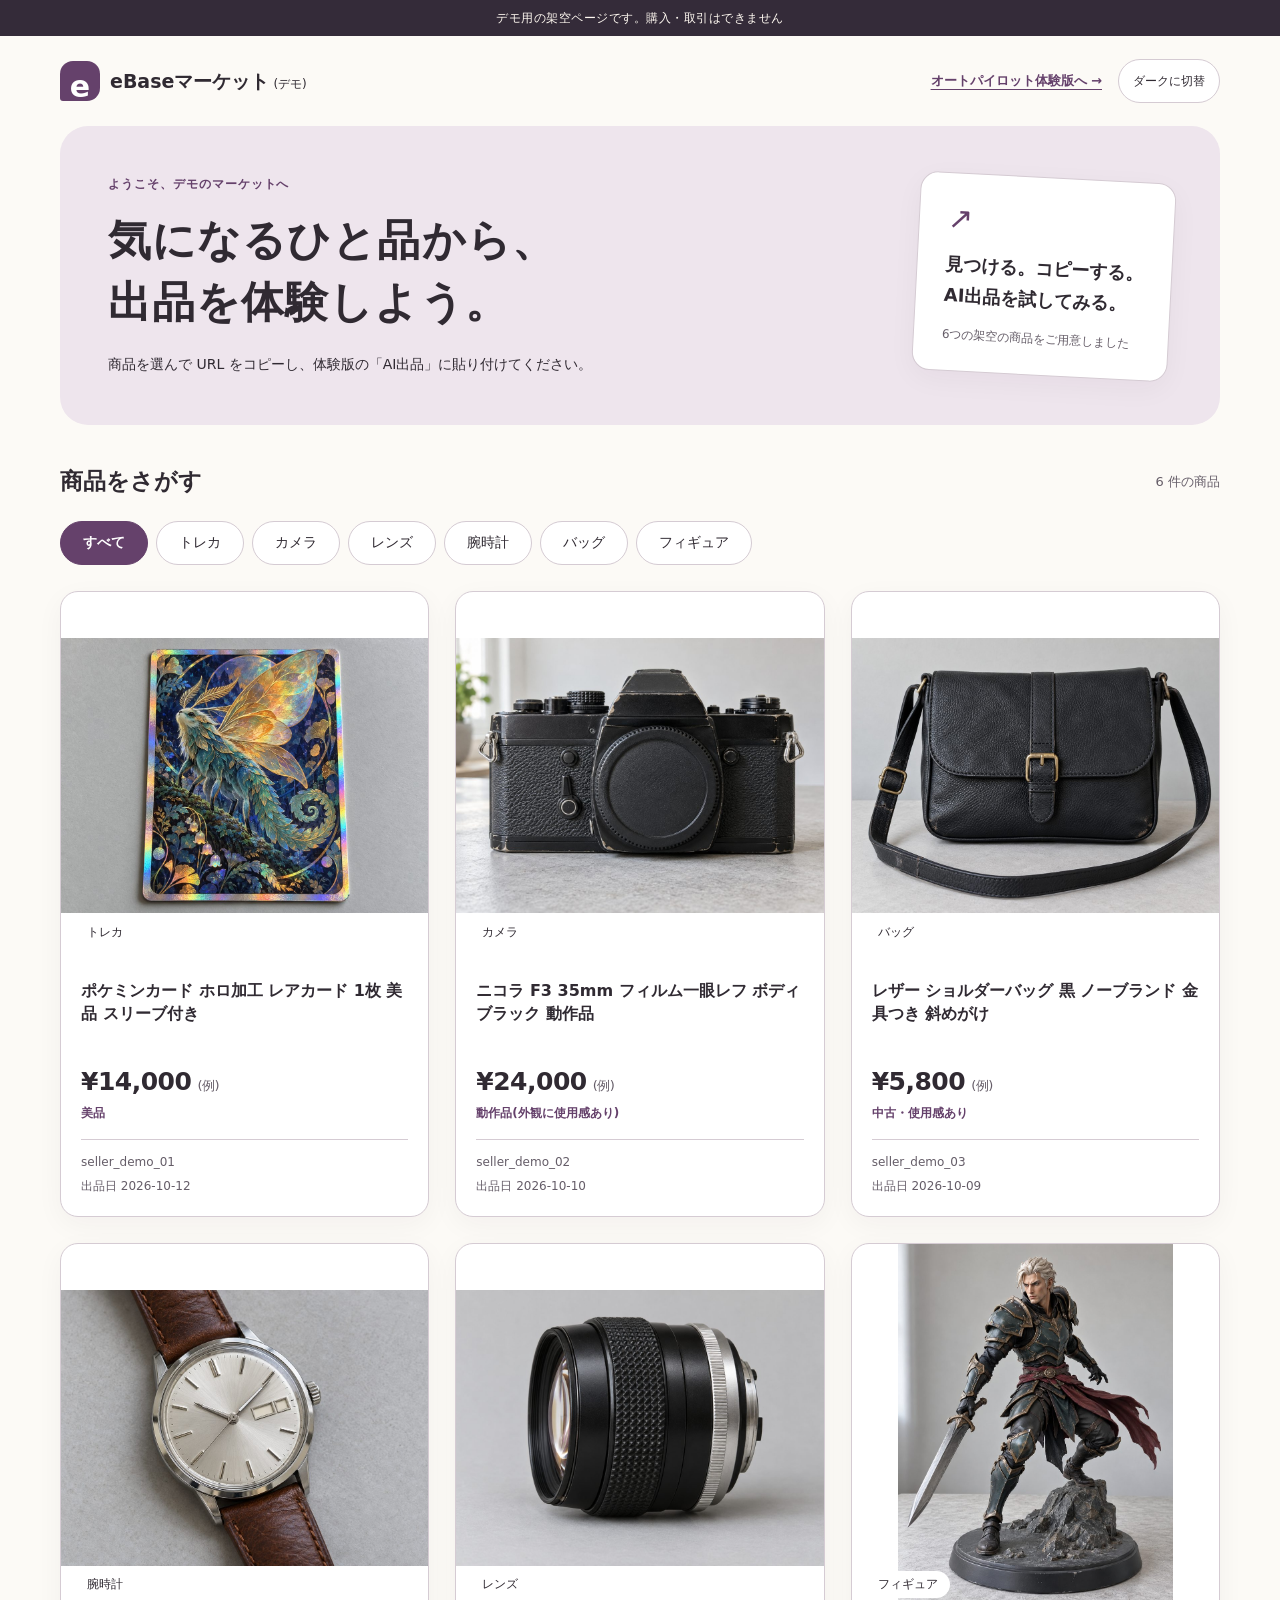
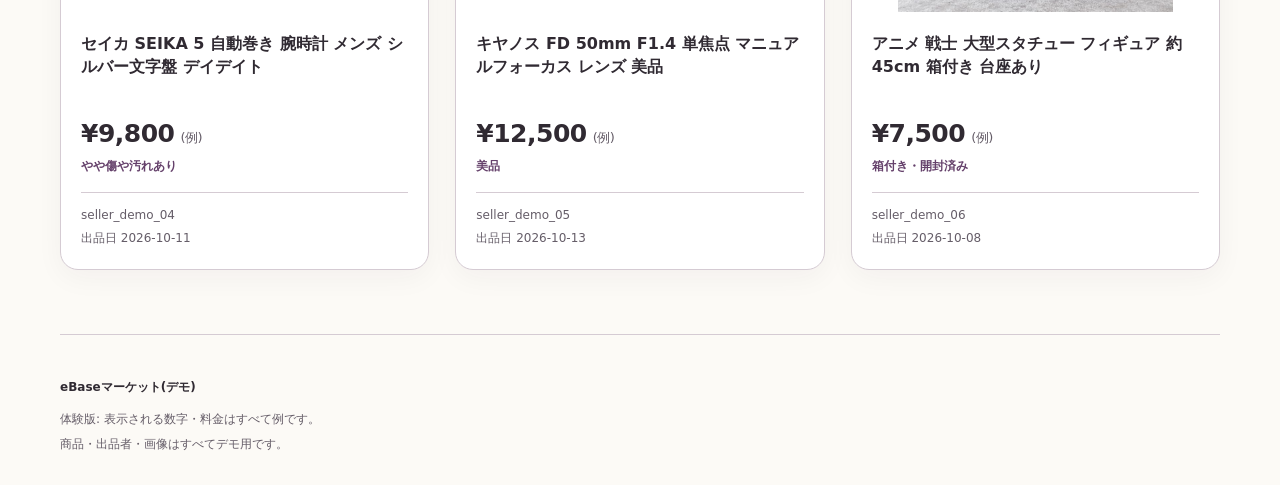
<file: index.html>
<!doctype html>
<html lang="ja">
<head>
<meta charset="utf-8">
<meta name="viewport" content="width=device-width, initial-scale=1">
<meta name="robots" content="noindex,nofollow">
<meta name="description" content="eBaseマーケットの架空の商品ページです。購入・取引はできません。">
<title>商品一覧 | eBaseマーケット(デモ)</title>
<link rel="stylesheet" href="assets/css/market.css">
<script src="assets/js/config.js" defer></script>
<script src="assets/js/market.js" defer></script>
</head>
<body>
<a class="skip-link" href="#main">本文へスキップ</a>
<div class="demo-banner">デモ用の架空ページです。購入・取引はできません</div>
<header class="site-header wrap">
<a class="wordmark" href="index.html"><span class="brand-symbol" aria-hidden="true">e</span><span>eBaseマーケット<span class="demo-label">(デモ)</span></span></a>
<div class="header-actions"><a class="app-link" data-app-link target="_blank" rel="noopener noreferrer">オートパイロット体験版へ →<span class="sr-only">（新しいタブ）</span></a><button class="theme-toggle" type="button" data-theme-toggle aria-label="ダークテーマに切り替え" aria-pressed="false">ダークに切替</button></div>
</header>
<main id="main" class="wrap">
<section class="hero"><div><p class="eyebrow">ようこそ、デモのマーケットへ</p><h1>気になるひと品から、<br>出品を体験しよう。</h1><p class="hero-intro">商品を選んで URL をコピーし、体験版の「AI出品」に貼り付けてください。</p></div><div class="hero-note"><span class="note-icon" aria-hidden="true">↗</span><p>見つける。コピーする。<br>AI出品を試してみる。</p><span>6つの架空の商品をご用意しました</span></div></section>
<section class="catalog" aria-labelledby="catalog-heading"><div class="section-heading"><h2 id="catalog-heading">商品をさがす</h2><p data-result-count role="status" aria-live="polite">6 件の商品</p></div><div class="filter-chips" role="group" aria-label="カテゴリで絞り込み"><button type="button" class="chip" data-filter="all" aria-pressed="true">すべて</button><button type="button" class="chip" data-filter="trading-card" aria-pressed="false">トレカ</button><button type="button" class="chip" data-filter="camera" aria-pressed="false">カメラ</button><button type="button" class="chip" data-filter="lens" aria-pressed="false">レンズ</button><button type="button" class="chip" data-filter="watch" aria-pressed="false">腕時計</button><button type="button" class="chip" data-filter="bag" aria-pressed="false">バッグ</button><button type="button" class="chip" data-filter="figure" aria-pressed="false">フィギュア</button></div><div class="product-grid"><article class="product-card" data-category="trading-card"><a class="card-link" href="items/holo-card.html"><div class="card-image"><img src="assets/img/holo-card-1.jpg" alt="ポケミンカード ホロ加工 レアカード 1枚 美品 スリーブ付き — 全体(表面)" width="1100" height="825" fetchpriority="high"><span class="category-label">トレカ</span></div><div class="card-content"><h2>ポケミンカード ホロ加工 レアカード 1枚 美品 スリーブ付き</h2><p class="card-price">¥14,000<span>(例)</span></p><p class="condition">美品</p><div class="card-meta"><span>seller_demo_01</span><span>出品日 <time datetime="2026-10-12">2026-10-12</time></span></div></div></a></article>
<article class="product-card" data-category="camera"><a class="card-link" href="items/film-camera.html"><div class="card-image"><img src="assets/img/film-camera-1.jpg" alt="ニコラ F3 35mm フィルム一眼レフ ボディ ブラック 動作品 — 全体(前面)" width="1100" height="825" loading="lazy"><span class="category-label">カメラ</span></div><div class="card-content"><h2>ニコラ F3 35mm フィルム一眼レフ ボディ ブラック 動作品</h2><p class="card-price">¥24,000<span>(例)</span></p><p class="condition">動作品(外観に使用感あり)</p><div class="card-meta"><span>seller_demo_02</span><span>出品日 <time datetime="2026-10-10">2026-10-10</time></span></div></div></a></article>
<article class="product-card" data-category="bag"><a class="card-link" href="items/shoulder-bag.html"><div class="card-image"><img src="assets/img/shoulder-bag-1.jpg" alt="レザー ショルダーバッグ 黒 ノーブランド 金具つき 斜めがけ — 全体(前面)" width="1100" height="825" loading="lazy"><span class="category-label">バッグ</span></div><div class="card-content"><h2>レザー ショルダーバッグ 黒 ノーブランド 金具つき 斜めがけ</h2><p class="card-price">¥5,800<span>(例)</span></p><p class="condition">中古・使用感あり</p><div class="card-meta"><span>seller_demo_03</span><span>出品日 <time datetime="2026-10-09">2026-10-09</time></span></div></div></a></article>
<article class="product-card" data-category="watch"><a class="card-link" href="items/wrist-watch.html"><div class="card-image"><img src="assets/img/wrist-watch-1.jpg" alt="セイカ SEIKA 5 自動巻き 腕時計 メンズ シルバー文字盤 デイデイト — 文字盤(全体)" width="1100" height="825" loading="lazy"><span class="category-label">腕時計</span></div><div class="card-content"><h2>セイカ SEIKA 5 自動巻き 腕時計 メンズ シルバー文字盤 デイデイト</h2><p class="card-price">¥9,800<span>(例)</span></p><p class="condition">やや傷や汚れあり</p><div class="card-meta"><span>seller_demo_04</span><span>出品日 <time datetime="2026-10-11">2026-10-11</time></span></div></div></a></article>
<article class="product-card" data-category="lens"><a class="card-link" href="items/fd-lens.html"><div class="card-image"><img src="assets/img/fd-lens-1.jpg" alt="キヤノス FD 50mm F1.4 単焦点 マニュアルフォーカス レンズ 美品 — 全体(側面)" width="1100" height="825" loading="lazy"><span class="category-label">レンズ</span></div><div class="card-content"><h2>キヤノス FD 50mm F1.4 単焦点 マニュアルフォーカス レンズ 美品</h2><p class="card-price">¥12,500<span>(例)</span></p><p class="condition">美品</p><div class="card-meta"><span>seller_demo_05</span><span>出品日 <time datetime="2026-10-13">2026-10-13</time></span></div></div></a></article>
<article class="product-card" data-category="figure"><a class="card-link" href="items/figure-large.html"><div class="card-image"><img src="assets/img/figure-large-1.jpg" alt="アニメ 戦士 大型スタチュー フィギュア 約45cm 箱付き 台座あり — 全体(正面)" width="825" height="1100" loading="lazy"><span class="category-label">フィギュア</span></div><div class="card-content"><h2>アニメ 戦士 大型スタチュー フィギュア 約45cm 箱付き 台座あり</h2><p class="card-price">¥7,500<span>(例)</span></p><p class="condition">箱付き・開封済み</p><div class="card-meta"><span>seller_demo_06</span><span>出品日 <time datetime="2026-10-08">2026-10-08</time></span></div></div></a></article></div></section>
</main>
<footer class="site-footer wrap"><a class="footer-brand" href="index.html">eBaseマーケット(デモ)</a><p>体験版: 表示される数字・料金はすべて例です。</p><p class="small">商品・出品者・画像はすべてデモ用です。</p></footer>
<div class="toast" role="status" aria-live="polite" aria-atomic="true" data-toast></div>
</body>
</html>
</file>
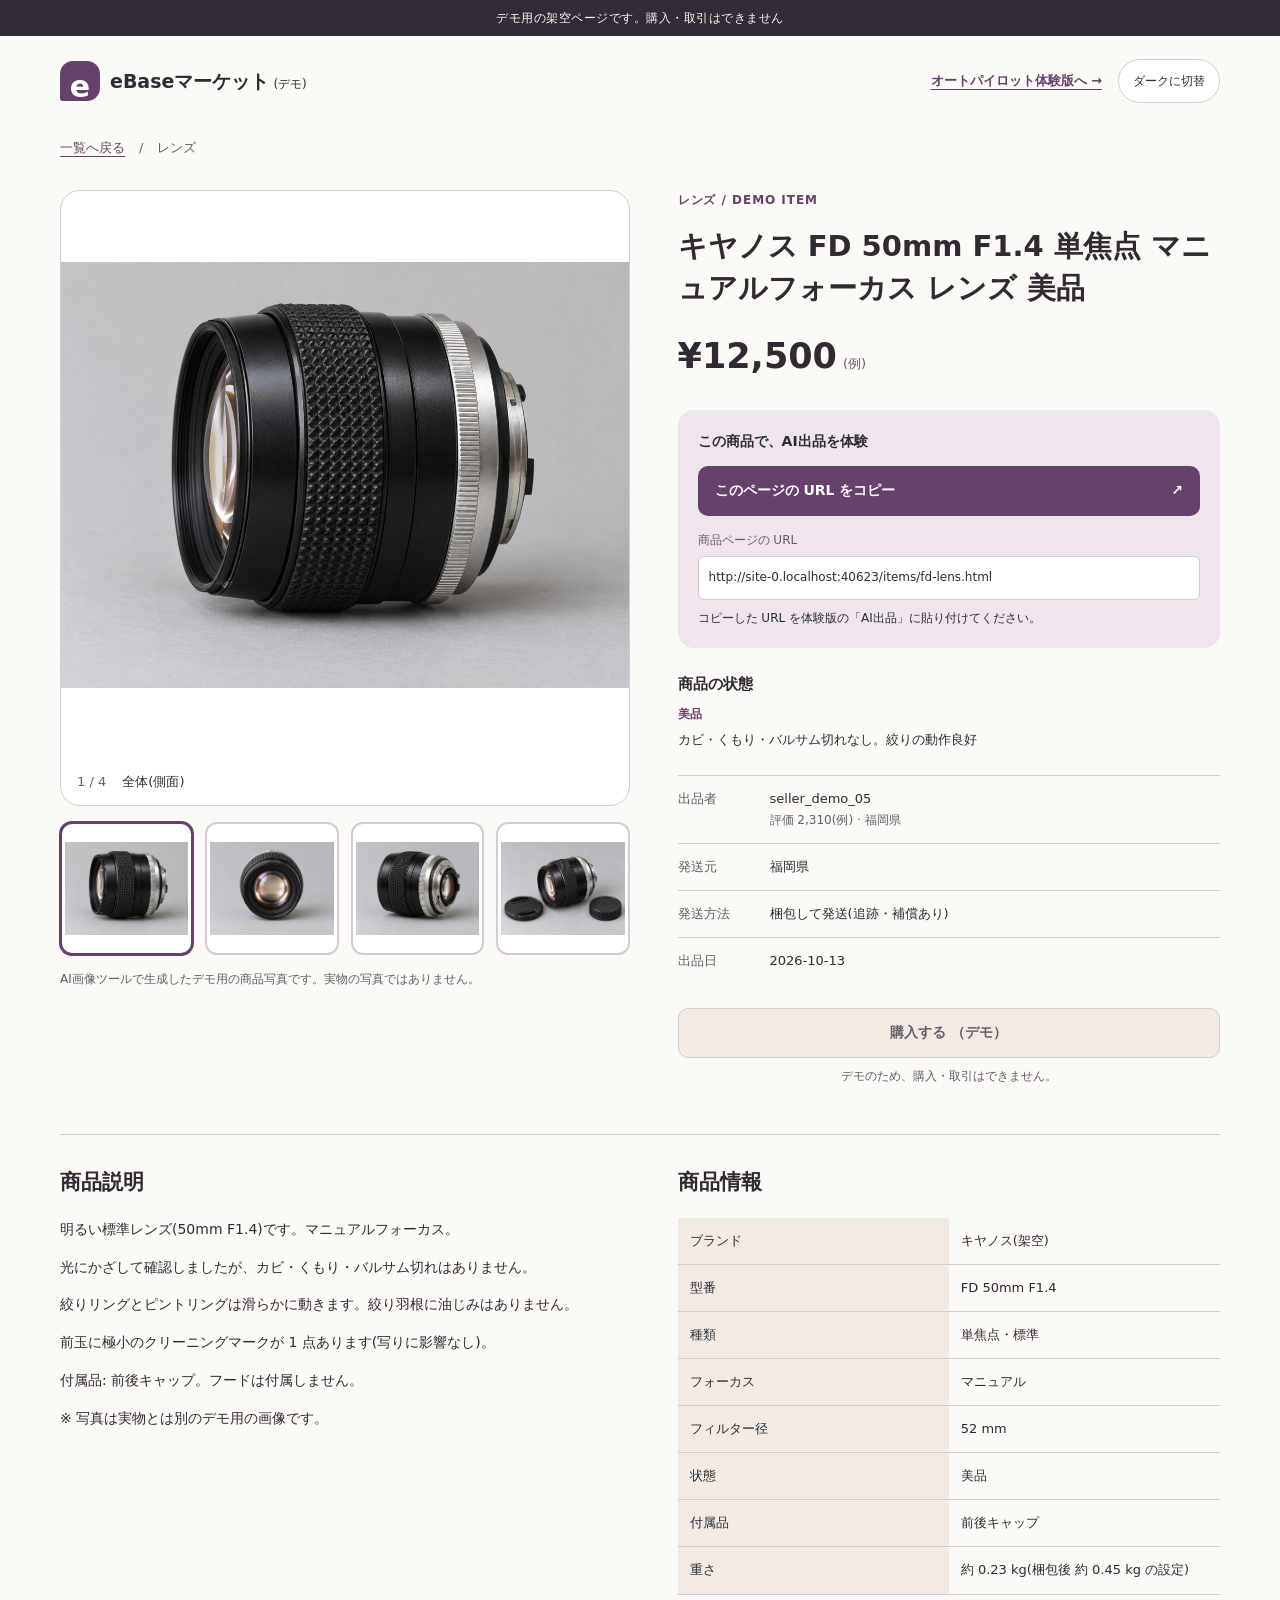
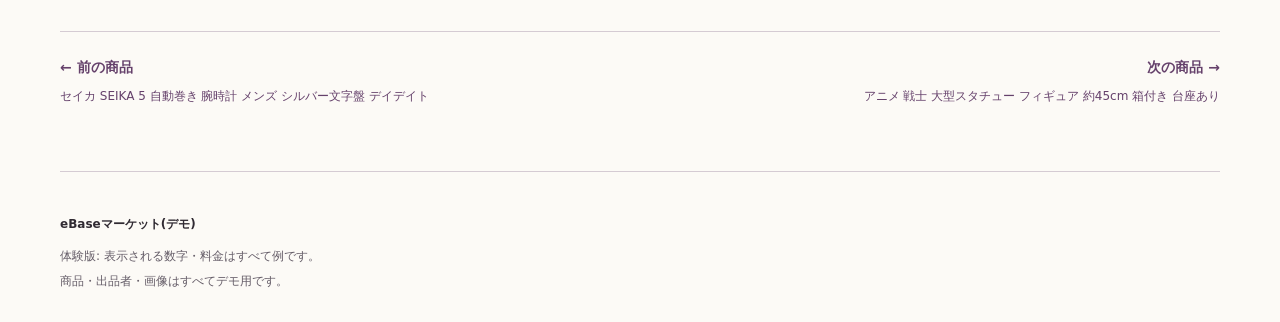
<file: items/fd-lens.html>
<!doctype html>
<html lang="ja">
<head>
<meta charset="utf-8">
<meta name="viewport" content="width=device-width, initial-scale=1">
<meta name="robots" content="noindex,nofollow">
<meta name="description" content="eBaseマーケットの架空の商品ページです。購入・取引はできません。">
<title>キヤノス FD 50mm F1.4 単焦点 マニュアルフォーカス レンズ 美品 | eBaseマーケット(デモ)</title>
<link rel="stylesheet" href="../assets/css/market.css">
<script src="../assets/js/config.js" defer></script>
<script src="../assets/js/market.js" defer></script>
</head>
<body>
<a class="skip-link" href="#main">本文へスキップ</a>
<div class="demo-banner">デモ用の架空ページです。購入・取引はできません</div>
<header class="site-header wrap">
<a class="wordmark" href="../index.html"><span class="brand-symbol" aria-hidden="true">e</span><span>eBaseマーケット<span class="demo-label">(デモ)</span></span></a>
<div class="header-actions"><a class="app-link" data-app-link target="_blank" rel="noopener noreferrer">オートパイロット体験版へ →<span class="sr-only">（新しいタブ）</span></a><button class="theme-toggle" type="button" data-theme-toggle aria-label="ダークテーマに切り替え" aria-pressed="false">ダークに切替</button></div>
</header>
<main id="main" class="wrap item-main">
<nav class="breadcrumbs" aria-label="パンくず"><a href="../index.html">一覧へ戻る</a><span aria-hidden="true">/</span><span>レンズ</span></nav>
<div class="item-layout">
<section class="gallery" aria-label="商品画像" data-gallery><figure class="main-photo"><img data-main-image src="../assets/img/fd-lens-1.jpg" alt="全体(側面)" width="1100" height="825" fetchpriority="high"><figcaption data-caption aria-live="polite" aria-atomic="true"><span>1 / 4</span> 全体(側面)</figcaption></figure><div class="thumbnails" role="group" aria-label="写真を選択"><button type="button" data-image="../assets/img/fd-lens-1.jpg" data-caption-text="全体(側面)" aria-label="写真 1: 全体(側面)" aria-pressed="true"><img src="../assets/img/fd-lens-1.jpg" alt="全体(側面)" width="1100" height="825" loading="lazy"></button><button type="button" data-image="../assets/img/fd-lens-2.jpg" data-caption-text="前玉" aria-label="写真 2: 前玉" aria-pressed="false"><img src="../assets/img/fd-lens-2.jpg" alt="前玉" width="1100" height="825" loading="lazy"></button><button type="button" data-image="../assets/img/fd-lens-3.jpg" data-caption-text="後玉とマウント部" aria-label="写真 3: 後玉とマウント部" aria-pressed="false"><img src="../assets/img/fd-lens-3.jpg" alt="後玉とマウント部" width="1100" height="825" loading="lazy"></button><button type="button" data-image="../assets/img/fd-lens-4.jpg" data-caption-text="キャップ類" aria-label="写真 4: キャップ類" aria-pressed="false"><img src="../assets/img/fd-lens-4.jpg" alt="キャップ類" width="1100" height="825" loading="lazy"></button></div><p class="image-note">AI画像ツールで生成したデモ用の商品写真です。実物の写真ではありません。</p></section>
<section class="item-detail" aria-labelledby="item-title"><div class="item-summary"><p class="eyebrow">レンズ <span aria-hidden="true">/</span> DEMO ITEM</p><h1 id="item-title">キヤノス FD 50mm F1.4 単焦点 マニュアルフォーカス レンズ 美品</h1><p class="item-price">¥12,500<span>(例)</span></p>
<div class="copy-panel"><p class="copy-heading">この商品で、AI出品を体験</p><button type="button" class="button primary" data-copy>このページの URL をコピー <span aria-hidden="true">↗</span></button><label for="page-url">商品ページの URL</label><input id="page-url" data-page-url type="text" readonly spellcheck="false" aria-describedby="copy-help"><p id="copy-help" data-copy-help>コピーした URL を体験版の「AI出品」に貼り付けてください。</p><noscript><p>URL の表示・コピーには JavaScript が必要です。ブラウザのアドレス欄からコピーできます。</p></noscript></div>
</div><div class="item-facts"><div class="condition-block"><h2>商品の状態</h2><p class="condition">美品</p><p>カビ・くもり・バルサム切れなし。絞りの動作良好</p></div>
<dl class="seller-details"><div><dt>出品者</dt><dd>seller_demo_05<span>評価 2,310(例) · 福岡県</span></dd></div><div><dt>発送元</dt><dd>福岡県</dd></div><div><dt>発送方法</dt><dd>梱包して発送(追跡・補償あり)</dd></div><div><dt>出品日</dt><dd><time datetime="2026-10-13">2026-10-13</time></dd></div></dl>
<button class="button purchase" type="button" aria-disabled="true" data-purchase>購入する <span>（デモ）</span></button><p class="purchase-note">デモのため、購入・取引はできません。</p>
</div></section></div>
<div class="item-information"><section aria-labelledby="description-title"><h2 id="description-title">商品説明</h2><p>明るい標準レンズ(50mm F1.4)です。マニュアルフォーカス。</p><p>光にかざして確認しましたが、カビ・くもり・バルサム切れはありません。</p><p>絞りリングとピントリングは滑らかに動きます。絞り羽根に油じみはありません。</p><p>前玉に極小のクリーニングマークが 1 点あります(写りに影響なし)。</p><p>付属品: 前後キャップ。フードは付属しません。</p><p>※ 写真は実物とは別のデモ用の画像です。</p></section><section aria-labelledby="specs-title"><h2 id="specs-title">商品情報</h2><table><caption class="sr-only">キヤノス FD 50mm F1.4 単焦点 マニュアルフォーカス レンズ 美品の商品情報</caption><tbody><tr><th scope="row">ブランド</th><td>キヤノス(架空)</td></tr><tr><th scope="row">型番</th><td>FD 50mm F1.4</td></tr><tr><th scope="row">種類</th><td>単焦点・標準</td></tr><tr><th scope="row">フォーカス</th><td>マニュアル</td></tr><tr><th scope="row">フィルター径</th><td>52 mm</td></tr><tr><th scope="row">状態</th><td>美品</td></tr><tr><th scope="row">付属品</th><td>前後キャップ</td></tr><tr><th scope="row">重さ</th><td>約 0.23 kg(梱包後 約 0.45 kg の設定)</td></tr></tbody></table></section></div>
<nav class="item-navigation" aria-label="前後の商品"><a href="wrist-watch.html"><span>← 前の商品</span>セイカ SEIKA 5 自動巻き 腕時計 メンズ シルバー文字盤 デイデイト</a><a href="figure-large.html"><span>次の商品 →</span>アニメ 戦士 大型スタチュー フィギュア 約45cm 箱付き 台座あり</a></nav>
</main>
<footer class="site-footer wrap"><a class="footer-brand" href="../index.html">eBaseマーケット(デモ)</a><p>体験版: 表示される数字・料金はすべて例です。</p><p class="small">商品・出品者・画像はすべてデモ用です。</p></footer>
<div class="toast" role="status" aria-live="polite" aria-atomic="true" data-toast></div>
</body>
</html>
</file>
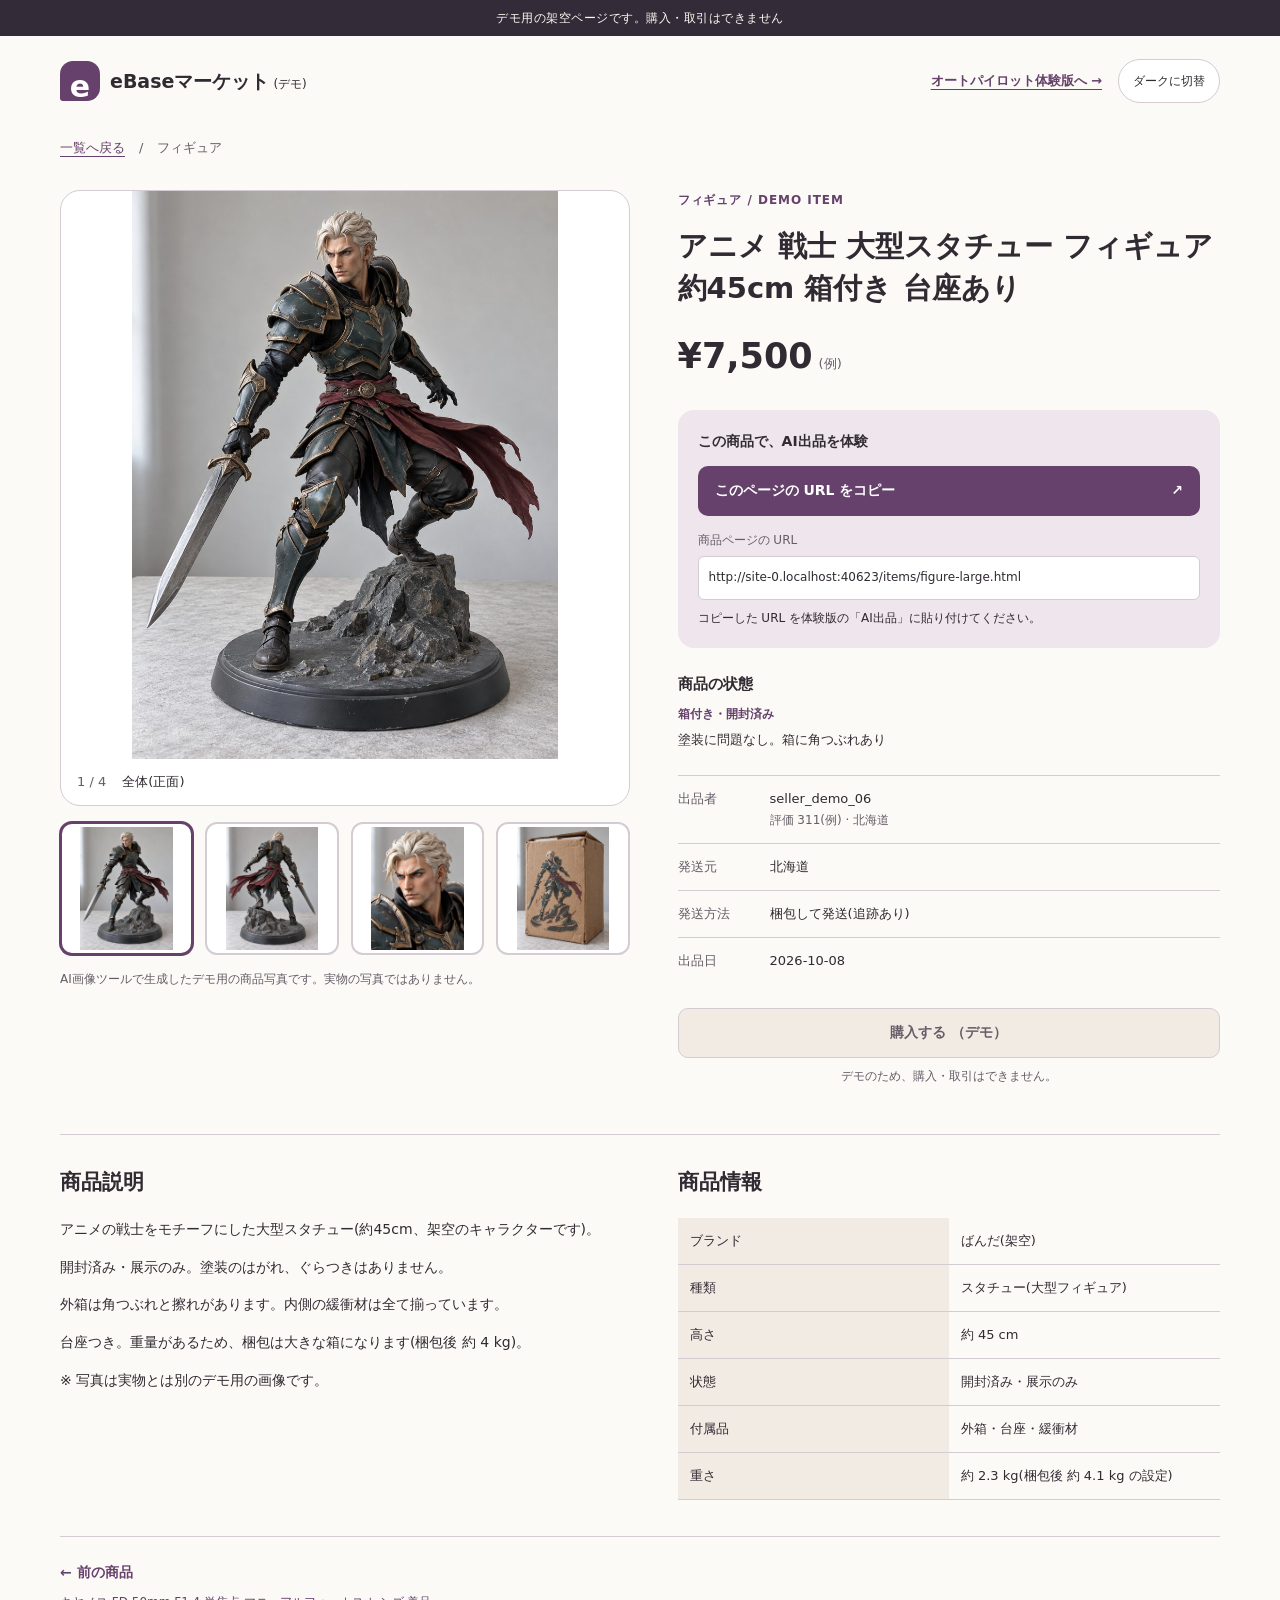
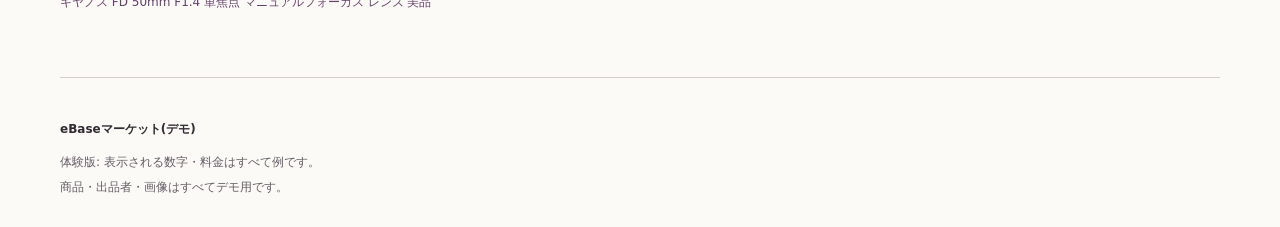
<file: items/figure-large.html>
<!doctype html>
<html lang="ja">
<head>
<meta charset="utf-8">
<meta name="viewport" content="width=device-width, initial-scale=1">
<meta name="robots" content="noindex,nofollow">
<meta name="description" content="eBaseマーケットの架空の商品ページです。購入・取引はできません。">
<title>アニメ 戦士 大型スタチュー フィギュア 約45cm 箱付き 台座あり | eBaseマーケット(デモ)</title>
<link rel="stylesheet" href="../assets/css/market.css">
<script src="../assets/js/config.js" defer></script>
<script src="../assets/js/market.js" defer></script>
</head>
<body>
<a class="skip-link" href="#main">本文へスキップ</a>
<div class="demo-banner">デモ用の架空ページです。購入・取引はできません</div>
<header class="site-header wrap">
<a class="wordmark" href="../index.html"><span class="brand-symbol" aria-hidden="true">e</span><span>eBaseマーケット<span class="demo-label">(デモ)</span></span></a>
<div class="header-actions"><a class="app-link" data-app-link target="_blank" rel="noopener noreferrer">オートパイロット体験版へ →<span class="sr-only">（新しいタブ）</span></a><button class="theme-toggle" type="button" data-theme-toggle aria-label="ダークテーマに切り替え" aria-pressed="false">ダークに切替</button></div>
</header>
<main id="main" class="wrap item-main">
<nav class="breadcrumbs" aria-label="パンくず"><a href="../index.html">一覧へ戻る</a><span aria-hidden="true">/</span><span>フィギュア</span></nav>
<div class="item-layout">
<section class="gallery" aria-label="商品画像" data-gallery><figure class="main-photo"><img data-main-image src="../assets/img/figure-large-1.jpg" alt="全体(正面)" width="825" height="1100" fetchpriority="high"><figcaption data-caption aria-live="polite" aria-atomic="true"><span>1 / 4</span> 全体(正面)</figcaption></figure><div class="thumbnails" role="group" aria-label="写真を選択"><button type="button" data-image="../assets/img/figure-large-1.jpg" data-caption-text="全体(正面)" aria-label="写真 1: 全体(正面)" aria-pressed="true"><img src="../assets/img/figure-large-1.jpg" alt="全体(正面)" width="825" height="1100" loading="lazy"></button><button type="button" data-image="../assets/img/figure-large-2.jpg" data-caption-text="背面" aria-label="写真 2: 背面" aria-pressed="false"><img src="../assets/img/figure-large-2.jpg" alt="背面" width="825" height="1100" loading="lazy"></button><button type="button" data-image="../assets/img/figure-large-3.jpg" data-caption-text="顔のアップ" aria-label="写真 3: 顔のアップ" aria-pressed="false"><img src="../assets/img/figure-large-3.jpg" alt="顔のアップ" width="825" height="1100" loading="lazy"></button><button type="button" data-image="../assets/img/figure-large-4.jpg" data-caption-text="箱(外箱)" aria-label="写真 4: 箱(外箱)" aria-pressed="false"><img src="../assets/img/figure-large-4.jpg" alt="箱(外箱)" width="825" height="1100" loading="lazy"></button></div><p class="image-note">AI画像ツールで生成したデモ用の商品写真です。実物の写真ではありません。</p></section>
<section class="item-detail" aria-labelledby="item-title"><div class="item-summary"><p class="eyebrow">フィギュア <span aria-hidden="true">/</span> DEMO ITEM</p><h1 id="item-title">アニメ 戦士 大型スタチュー フィギュア 約45cm 箱付き 台座あり</h1><p class="item-price">¥7,500<span>(例)</span></p>
<div class="copy-panel"><p class="copy-heading">この商品で、AI出品を体験</p><button type="button" class="button primary" data-copy>このページの URL をコピー <span aria-hidden="true">↗</span></button><label for="page-url">商品ページの URL</label><input id="page-url" data-page-url type="text" readonly spellcheck="false" aria-describedby="copy-help"><p id="copy-help" data-copy-help>コピーした URL を体験版の「AI出品」に貼り付けてください。</p><noscript><p>URL の表示・コピーには JavaScript が必要です。ブラウザのアドレス欄からコピーできます。</p></noscript></div>
</div><div class="item-facts"><div class="condition-block"><h2>商品の状態</h2><p class="condition">箱付き・開封済み</p><p>塗装に問題なし。箱に角つぶれあり</p></div>
<dl class="seller-details"><div><dt>出品者</dt><dd>seller_demo_06<span>評価 311(例) · 北海道</span></dd></div><div><dt>発送元</dt><dd>北海道</dd></div><div><dt>発送方法</dt><dd>梱包して発送(追跡あり)</dd></div><div><dt>出品日</dt><dd><time datetime="2026-10-08">2026-10-08</time></dd></div></dl>
<button class="button purchase" type="button" aria-disabled="true" data-purchase>購入する <span>（デモ）</span></button><p class="purchase-note">デモのため、購入・取引はできません。</p>
</div></section></div>
<div class="item-information"><section aria-labelledby="description-title"><h2 id="description-title">商品説明</h2><p>アニメの戦士をモチーフにした大型スタチュー(約45cm、架空のキャラクターです)。</p><p>開封済み・展示のみ。塗装のはがれ、ぐらつきはありません。</p><p>外箱は角つぶれと擦れがあります。内側の緩衝材は全て揃っています。</p><p>台座つき。重量があるため、梱包は大きな箱になります(梱包後 約 4 kg)。</p><p>※ 写真は実物とは別のデモ用の画像です。</p></section><section aria-labelledby="specs-title"><h2 id="specs-title">商品情報</h2><table><caption class="sr-only">アニメ 戦士 大型スタチュー フィギュア 約45cm 箱付き 台座ありの商品情報</caption><tbody><tr><th scope="row">ブランド</th><td>ばんだ(架空)</td></tr><tr><th scope="row">種類</th><td>スタチュー(大型フィギュア)</td></tr><tr><th scope="row">高さ</th><td>約 45 cm</td></tr><tr><th scope="row">状態</th><td>開封済み・展示のみ</td></tr><tr><th scope="row">付属品</th><td>外箱・台座・緩衝材</td></tr><tr><th scope="row">重さ</th><td>約 2.3 kg(梱包後 約 4.1 kg の設定)</td></tr></tbody></table></section></div>
<nav class="item-navigation" aria-label="前後の商品"><a href="fd-lens.html"><span>← 前の商品</span>キヤノス FD 50mm F1.4 単焦点 マニュアルフォーカス レンズ 美品</a><span></span></nav>
</main>
<footer class="site-footer wrap"><a class="footer-brand" href="../index.html">eBaseマーケット(デモ)</a><p>体験版: 表示される数字・料金はすべて例です。</p><p class="small">商品・出品者・画像はすべてデモ用です。</p></footer>
<div class="toast" role="status" aria-live="polite" aria-atomic="true" data-toast></div>
</body>
</html>
</file>
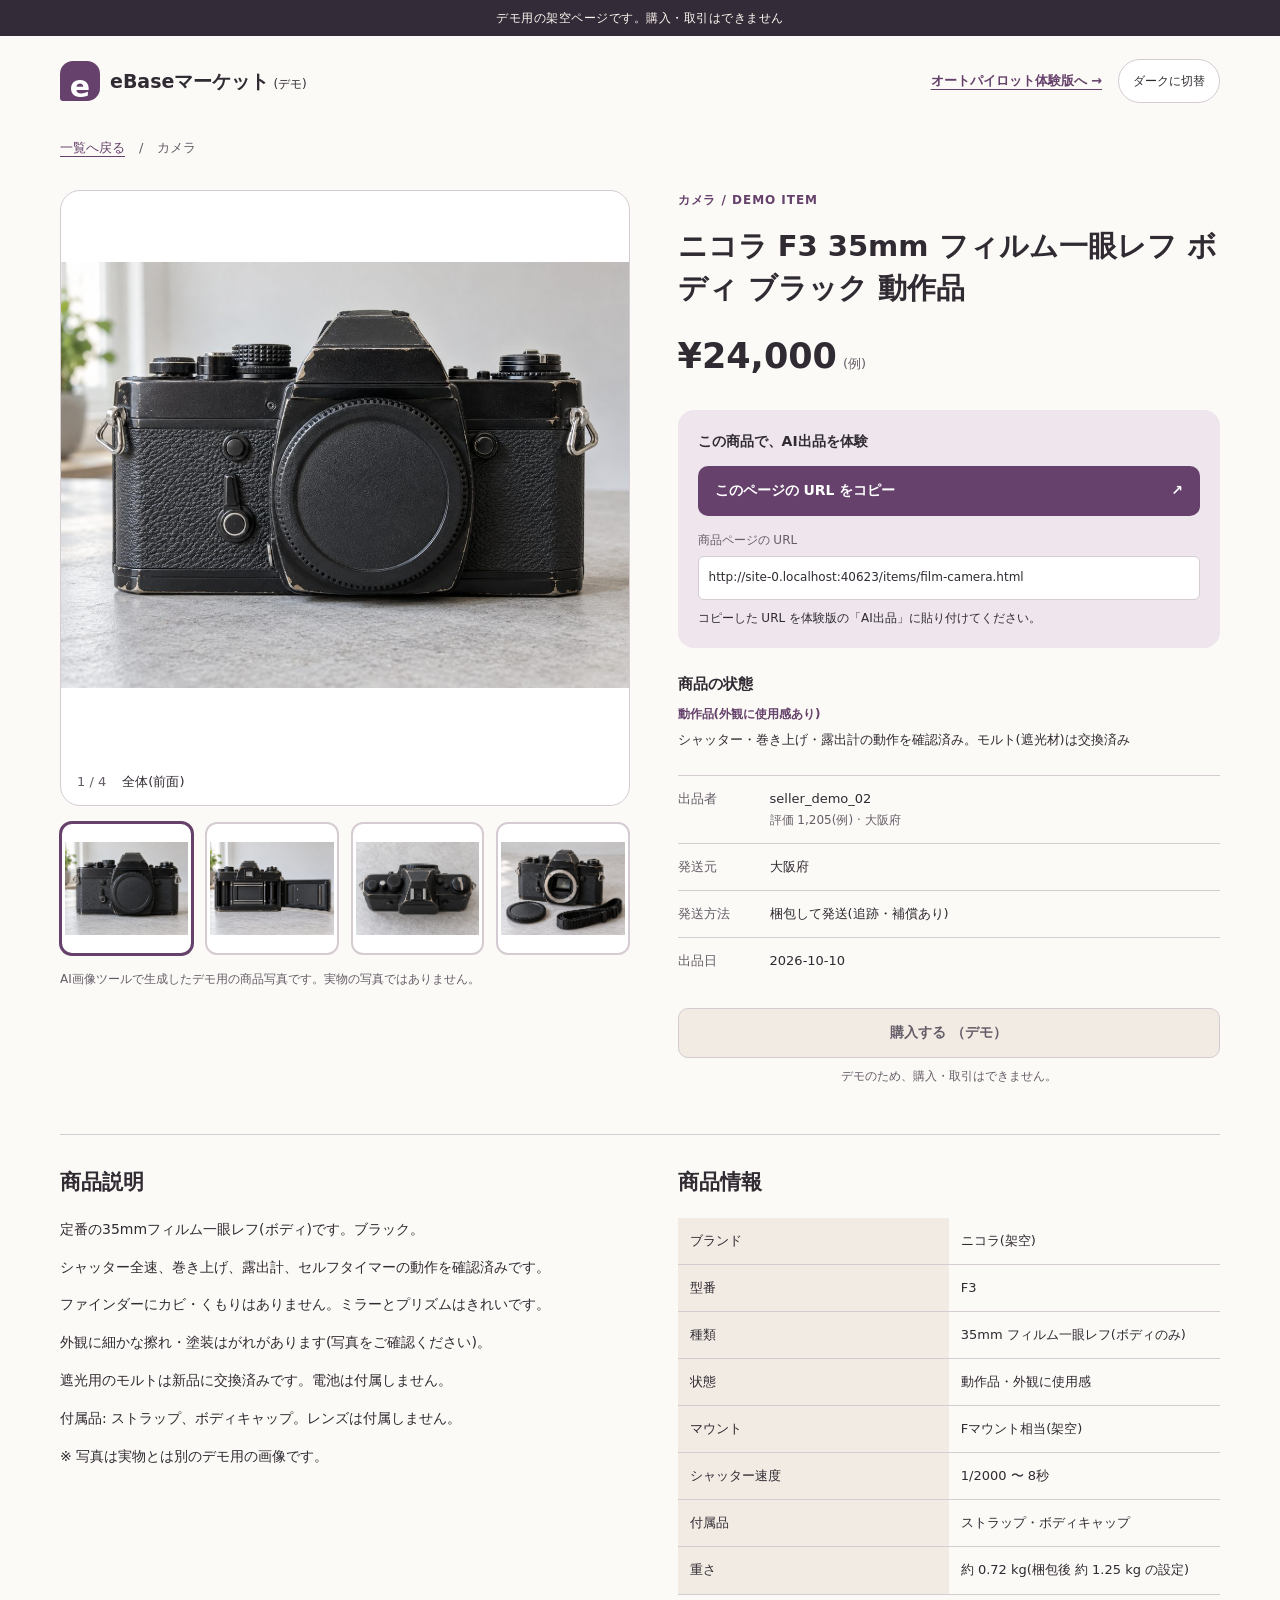
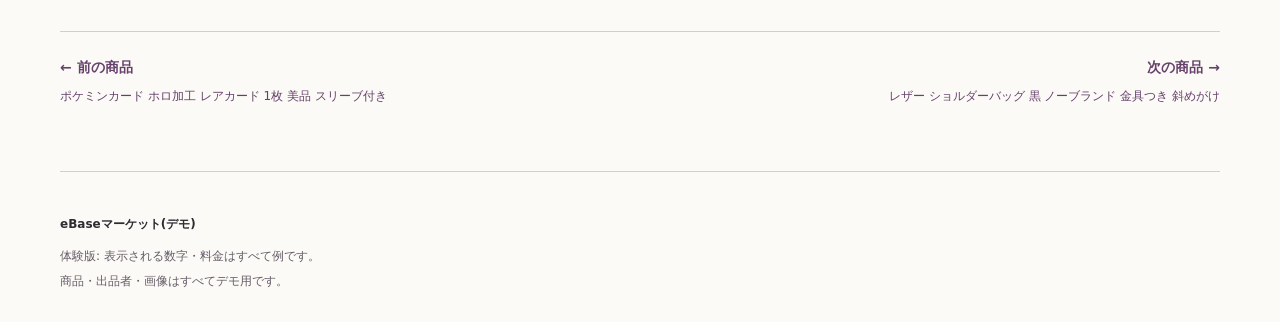
<file: items/film-camera.html>
<!doctype html>
<html lang="ja">
<head>
<meta charset="utf-8">
<meta name="viewport" content="width=device-width, initial-scale=1">
<meta name="robots" content="noindex,nofollow">
<meta name="description" content="eBaseマーケットの架空の商品ページです。購入・取引はできません。">
<title>ニコラ F3 35mm フィルム一眼レフ ボディ ブラック 動作品 | eBaseマーケット(デモ)</title>
<link rel="stylesheet" href="../assets/css/market.css">
<script src="../assets/js/config.js" defer></script>
<script src="../assets/js/market.js" defer></script>
</head>
<body>
<a class="skip-link" href="#main">本文へスキップ</a>
<div class="demo-banner">デモ用の架空ページです。購入・取引はできません</div>
<header class="site-header wrap">
<a class="wordmark" href="../index.html"><span class="brand-symbol" aria-hidden="true">e</span><span>eBaseマーケット<span class="demo-label">(デモ)</span></span></a>
<div class="header-actions"><a class="app-link" data-app-link target="_blank" rel="noopener noreferrer">オートパイロット体験版へ →<span class="sr-only">（新しいタブ）</span></a><button class="theme-toggle" type="button" data-theme-toggle aria-label="ダークテーマに切り替え" aria-pressed="false">ダークに切替</button></div>
</header>
<main id="main" class="wrap item-main">
<nav class="breadcrumbs" aria-label="パンくず"><a href="../index.html">一覧へ戻る</a><span aria-hidden="true">/</span><span>カメラ</span></nav>
<div class="item-layout">
<section class="gallery" aria-label="商品画像" data-gallery><figure class="main-photo"><img data-main-image src="../assets/img/film-camera-1.jpg" alt="全体(前面)" width="1100" height="825" fetchpriority="high"><figcaption data-caption aria-live="polite" aria-atomic="true"><span>1 / 4</span> 全体(前面)</figcaption></figure><div class="thumbnails" role="group" aria-label="写真を選択"><button type="button" data-image="../assets/img/film-camera-1.jpg" data-caption-text="全体(前面)" aria-label="写真 1: 全体(前面)" aria-pressed="true"><img src="../assets/img/film-camera-1.jpg" alt="全体(前面)" width="1100" height="825" loading="lazy"></button><button type="button" data-image="../assets/img/film-camera-2.jpg" data-caption-text="背面とフィルム室" aria-label="写真 2: 背面とフィルム室" aria-pressed="false"><img src="../assets/img/film-camera-2.jpg" alt="背面とフィルム室" width="1100" height="825" loading="lazy"></button><button type="button" data-image="../assets/img/film-camera-3.jpg" data-caption-text="上面(ダイヤルとファインダー)" aria-label="写真 3: 上面(ダイヤルとファインダー)" aria-pressed="false"><img src="../assets/img/film-camera-3.jpg" alt="上面(ダイヤルとファインダー)" width="1100" height="825" loading="lazy"></button><button type="button" data-image="../assets/img/film-camera-4.jpg" data-caption-text="付属品(ストラップ・ボディキャップ)" aria-label="写真 4: 付属品(ストラップ・ボディキャップ)" aria-pressed="false"><img src="../assets/img/film-camera-4.jpg" alt="付属品(ストラップ・ボディキャップ)" width="1100" height="825" loading="lazy"></button></div><p class="image-note">AI画像ツールで生成したデモ用の商品写真です。実物の写真ではありません。</p></section>
<section class="item-detail" aria-labelledby="item-title"><div class="item-summary"><p class="eyebrow">カメラ <span aria-hidden="true">/</span> DEMO ITEM</p><h1 id="item-title">ニコラ F3 35mm フィルム一眼レフ ボディ ブラック 動作品</h1><p class="item-price">¥24,000<span>(例)</span></p>
<div class="copy-panel"><p class="copy-heading">この商品で、AI出品を体験</p><button type="button" class="button primary" data-copy>このページの URL をコピー <span aria-hidden="true">↗</span></button><label for="page-url">商品ページの URL</label><input id="page-url" data-page-url type="text" readonly spellcheck="false" aria-describedby="copy-help"><p id="copy-help" data-copy-help>コピーした URL を体験版の「AI出品」に貼り付けてください。</p><noscript><p>URL の表示・コピーには JavaScript が必要です。ブラウザのアドレス欄からコピーできます。</p></noscript></div>
</div><div class="item-facts"><div class="condition-block"><h2>商品の状態</h2><p class="condition">動作品(外観に使用感あり)</p><p>シャッター・巻き上げ・露出計の動作を確認済み。モルト(遮光材)は交換済み</p></div>
<dl class="seller-details"><div><dt>出品者</dt><dd>seller_demo_02<span>評価 1,205(例) · 大阪府</span></dd></div><div><dt>発送元</dt><dd>大阪府</dd></div><div><dt>発送方法</dt><dd>梱包して発送(追跡・補償あり)</dd></div><div><dt>出品日</dt><dd><time datetime="2026-10-10">2026-10-10</time></dd></div></dl>
<button class="button purchase" type="button" aria-disabled="true" data-purchase>購入する <span>（デモ）</span></button><p class="purchase-note">デモのため、購入・取引はできません。</p>
</div></section></div>
<div class="item-information"><section aria-labelledby="description-title"><h2 id="description-title">商品説明</h2><p>定番の35mmフィルム一眼レフ(ボディ)です。ブラック。</p><p>シャッター全速、巻き上げ、露出計、セルフタイマーの動作を確認済みです。</p><p>ファインダーにカビ・くもりはありません。ミラーとプリズムはきれいです。</p><p>外観に細かな擦れ・塗装はがれがあります(写真をご確認ください)。</p><p>遮光用のモルトは新品に交換済みです。電池は付属しません。</p><p>付属品: ストラップ、ボディキャップ。レンズは付属しません。</p><p>※ 写真は実物とは別のデモ用の画像です。</p></section><section aria-labelledby="specs-title"><h2 id="specs-title">商品情報</h2><table><caption class="sr-only">ニコラ F3 35mm フィルム一眼レフ ボディ ブラック 動作品の商品情報</caption><tbody><tr><th scope="row">ブランド</th><td>ニコラ(架空)</td></tr><tr><th scope="row">型番</th><td>F3</td></tr><tr><th scope="row">種類</th><td>35mm フィルム一眼レフ(ボディのみ)</td></tr><tr><th scope="row">状態</th><td>動作品・外観に使用感</td></tr><tr><th scope="row">マウント</th><td>Fマウント相当(架空)</td></tr><tr><th scope="row">シャッター速度</th><td>1/2000 〜 8秒</td></tr><tr><th scope="row">付属品</th><td>ストラップ・ボディキャップ</td></tr><tr><th scope="row">重さ</th><td>約 0.72 kg(梱包後 約 1.25 kg の設定)</td></tr></tbody></table></section></div>
<nav class="item-navigation" aria-label="前後の商品"><a href="holo-card.html"><span>← 前の商品</span>ポケミンカード ホロ加工 レアカード 1枚 美品 スリーブ付き</a><a href="shoulder-bag.html"><span>次の商品 →</span>レザー ショルダーバッグ 黒 ノーブランド 金具つき 斜めがけ</a></nav>
</main>
<footer class="site-footer wrap"><a class="footer-brand" href="../index.html">eBaseマーケット(デモ)</a><p>体験版: 表示される数字・料金はすべて例です。</p><p class="small">商品・出品者・画像はすべてデモ用です。</p></footer>
<div class="toast" role="status" aria-live="polite" aria-atomic="true" data-toast></div>
</body>
</html>
</file>
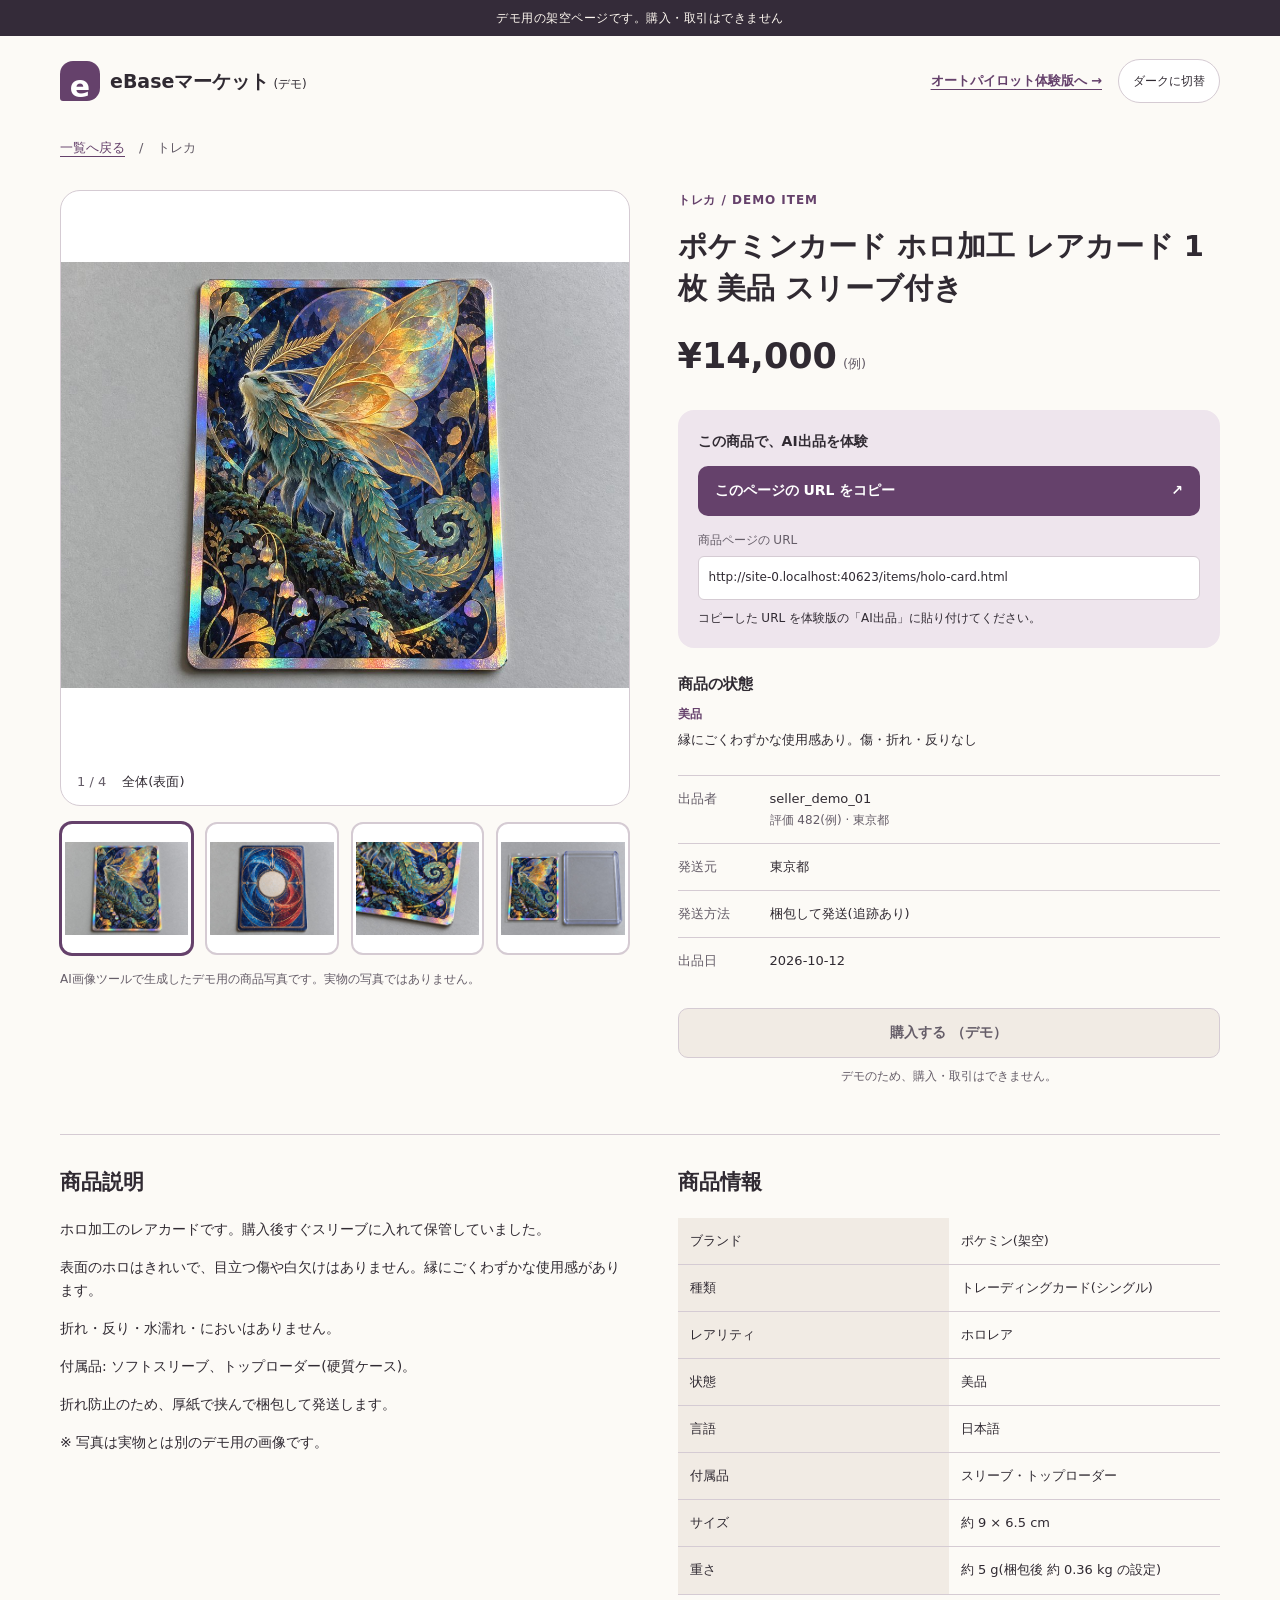
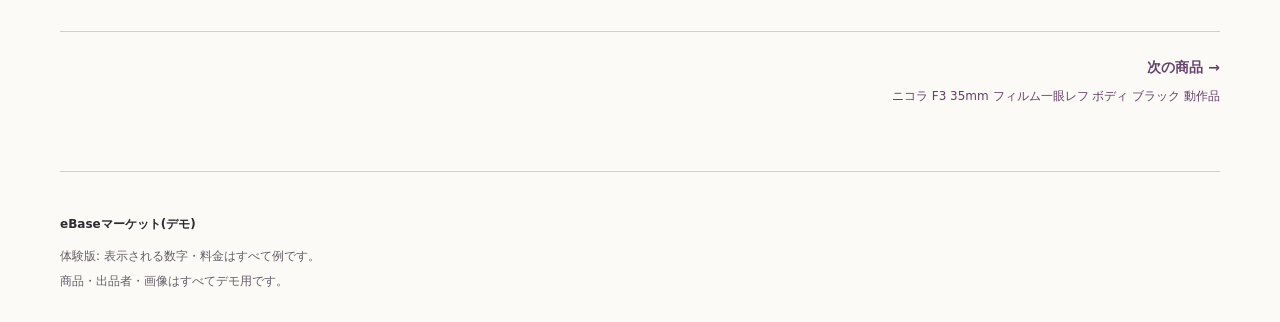
<file: items/holo-card.html>
<!doctype html>
<html lang="ja">
<head>
<meta charset="utf-8">
<meta name="viewport" content="width=device-width, initial-scale=1">
<meta name="robots" content="noindex,nofollow">
<meta name="description" content="eBaseマーケットの架空の商品ページです。購入・取引はできません。">
<title>ポケミンカード ホロ加工 レアカード 1枚 美品 スリーブ付き | eBaseマーケット(デモ)</title>
<link rel="stylesheet" href="../assets/css/market.css">
<script src="../assets/js/config.js" defer></script>
<script src="../assets/js/market.js" defer></script>
</head>
<body>
<a class="skip-link" href="#main">本文へスキップ</a>
<div class="demo-banner">デモ用の架空ページです。購入・取引はできません</div>
<header class="site-header wrap">
<a class="wordmark" href="../index.html"><span class="brand-symbol" aria-hidden="true">e</span><span>eBaseマーケット<span class="demo-label">(デモ)</span></span></a>
<div class="header-actions"><a class="app-link" data-app-link target="_blank" rel="noopener noreferrer">オートパイロット体験版へ →<span class="sr-only">（新しいタブ）</span></a><button class="theme-toggle" type="button" data-theme-toggle aria-label="ダークテーマに切り替え" aria-pressed="false">ダークに切替</button></div>
</header>
<main id="main" class="wrap item-main">
<nav class="breadcrumbs" aria-label="パンくず"><a href="../index.html">一覧へ戻る</a><span aria-hidden="true">/</span><span>トレカ</span></nav>
<div class="item-layout">
<section class="gallery" aria-label="商品画像" data-gallery><figure class="main-photo"><img data-main-image src="../assets/img/holo-card-1.jpg" alt="全体(表面)" width="1100" height="825" fetchpriority="high"><figcaption data-caption aria-live="polite" aria-atomic="true"><span>1 / 4</span> 全体(表面)</figcaption></figure><div class="thumbnails" role="group" aria-label="写真を選択"><button type="button" data-image="../assets/img/holo-card-1.jpg" data-caption-text="全体(表面)" aria-label="写真 1: 全体(表面)" aria-pressed="true"><img src="../assets/img/holo-card-1.jpg" alt="全体(表面)" width="1100" height="825" loading="lazy"></button><button type="button" data-image="../assets/img/holo-card-2.jpg" data-caption-text="裏面" aria-label="写真 2: 裏面" aria-pressed="false"><img src="../assets/img/holo-card-2.jpg" alt="裏面" width="1100" height="825" loading="lazy"></button><button type="button" data-image="../assets/img/holo-card-3.jpg" data-caption-text="縁と角のアップ" aria-label="写真 3: 縁と角のアップ" aria-pressed="false"><img src="../assets/img/holo-card-3.jpg" alt="縁と角のアップ" width="1100" height="825" loading="lazy"></button><button type="button" data-image="../assets/img/holo-card-4.jpg" data-caption-text="スリーブと保護ケース" aria-label="写真 4: スリーブと保護ケース" aria-pressed="false"><img src="../assets/img/holo-card-4.jpg" alt="スリーブと保護ケース" width="1100" height="825" loading="lazy"></button></div><p class="image-note">AI画像ツールで生成したデモ用の商品写真です。実物の写真ではありません。</p></section>
<section class="item-detail" aria-labelledby="item-title"><div class="item-summary"><p class="eyebrow">トレカ <span aria-hidden="true">/</span> DEMO ITEM</p><h1 id="item-title">ポケミンカード ホロ加工 レアカード 1枚 美品 スリーブ付き</h1><p class="item-price">¥14,000<span>(例)</span></p>
<div class="copy-panel"><p class="copy-heading">この商品で、AI出品を体験</p><button type="button" class="button primary" data-copy>このページの URL をコピー <span aria-hidden="true">↗</span></button><label for="page-url">商品ページの URL</label><input id="page-url" data-page-url type="text" readonly spellcheck="false" aria-describedby="copy-help"><p id="copy-help" data-copy-help>コピーした URL を体験版の「AI出品」に貼り付けてください。</p><noscript><p>URL の表示・コピーには JavaScript が必要です。ブラウザのアドレス欄からコピーできます。</p></noscript></div>
</div><div class="item-facts"><div class="condition-block"><h2>商品の状態</h2><p class="condition">美品</p><p>縁にごくわずかな使用感あり。傷・折れ・反りなし</p></div>
<dl class="seller-details"><div><dt>出品者</dt><dd>seller_demo_01<span>評価 482(例) · 東京都</span></dd></div><div><dt>発送元</dt><dd>東京都</dd></div><div><dt>発送方法</dt><dd>梱包して発送(追跡あり)</dd></div><div><dt>出品日</dt><dd><time datetime="2026-10-12">2026-10-12</time></dd></div></dl>
<button class="button purchase" type="button" aria-disabled="true" data-purchase>購入する <span>（デモ）</span></button><p class="purchase-note">デモのため、購入・取引はできません。</p>
</div></section></div>
<div class="item-information"><section aria-labelledby="description-title"><h2 id="description-title">商品説明</h2><p>ホロ加工のレアカードです。購入後すぐスリーブに入れて保管していました。</p><p>表面のホロはきれいで、目立つ傷や白欠けはありません。縁にごくわずかな使用感があります。</p><p>折れ・反り・水濡れ・においはありません。</p><p>付属品: ソフトスリーブ、トップローダー(硬質ケース)。</p><p>折れ防止のため、厚紙で挟んで梱包して発送します。</p><p>※ 写真は実物とは別のデモ用の画像です。</p></section><section aria-labelledby="specs-title"><h2 id="specs-title">商品情報</h2><table><caption class="sr-only">ポケミンカード ホロ加工 レアカード 1枚 美品 スリーブ付きの商品情報</caption><tbody><tr><th scope="row">ブランド</th><td>ポケミン(架空)</td></tr><tr><th scope="row">種類</th><td>トレーディングカード(シングル)</td></tr><tr><th scope="row">レアリティ</th><td>ホロレア</td></tr><tr><th scope="row">状態</th><td>美品</td></tr><tr><th scope="row">言語</th><td>日本語</td></tr><tr><th scope="row">付属品</th><td>スリーブ・トップローダー</td></tr><tr><th scope="row">サイズ</th><td>約 9 × 6.5 cm</td></tr><tr><th scope="row">重さ</th><td>約 5 g(梱包後 約 0.36 kg の設定)</td></tr></tbody></table></section></div>
<nav class="item-navigation" aria-label="前後の商品"><span></span><a href="film-camera.html"><span>次の商品 →</span>ニコラ F3 35mm フィルム一眼レフ ボディ ブラック 動作品</a></nav>
</main>
<footer class="site-footer wrap"><a class="footer-brand" href="../index.html">eBaseマーケット(デモ)</a><p>体験版: 表示される数字・料金はすべて例です。</p><p class="small">商品・出品者・画像はすべてデモ用です。</p></footer>
<div class="toast" role="status" aria-live="polite" aria-atomic="true" data-toast></div>
</body>
</html>
</file>
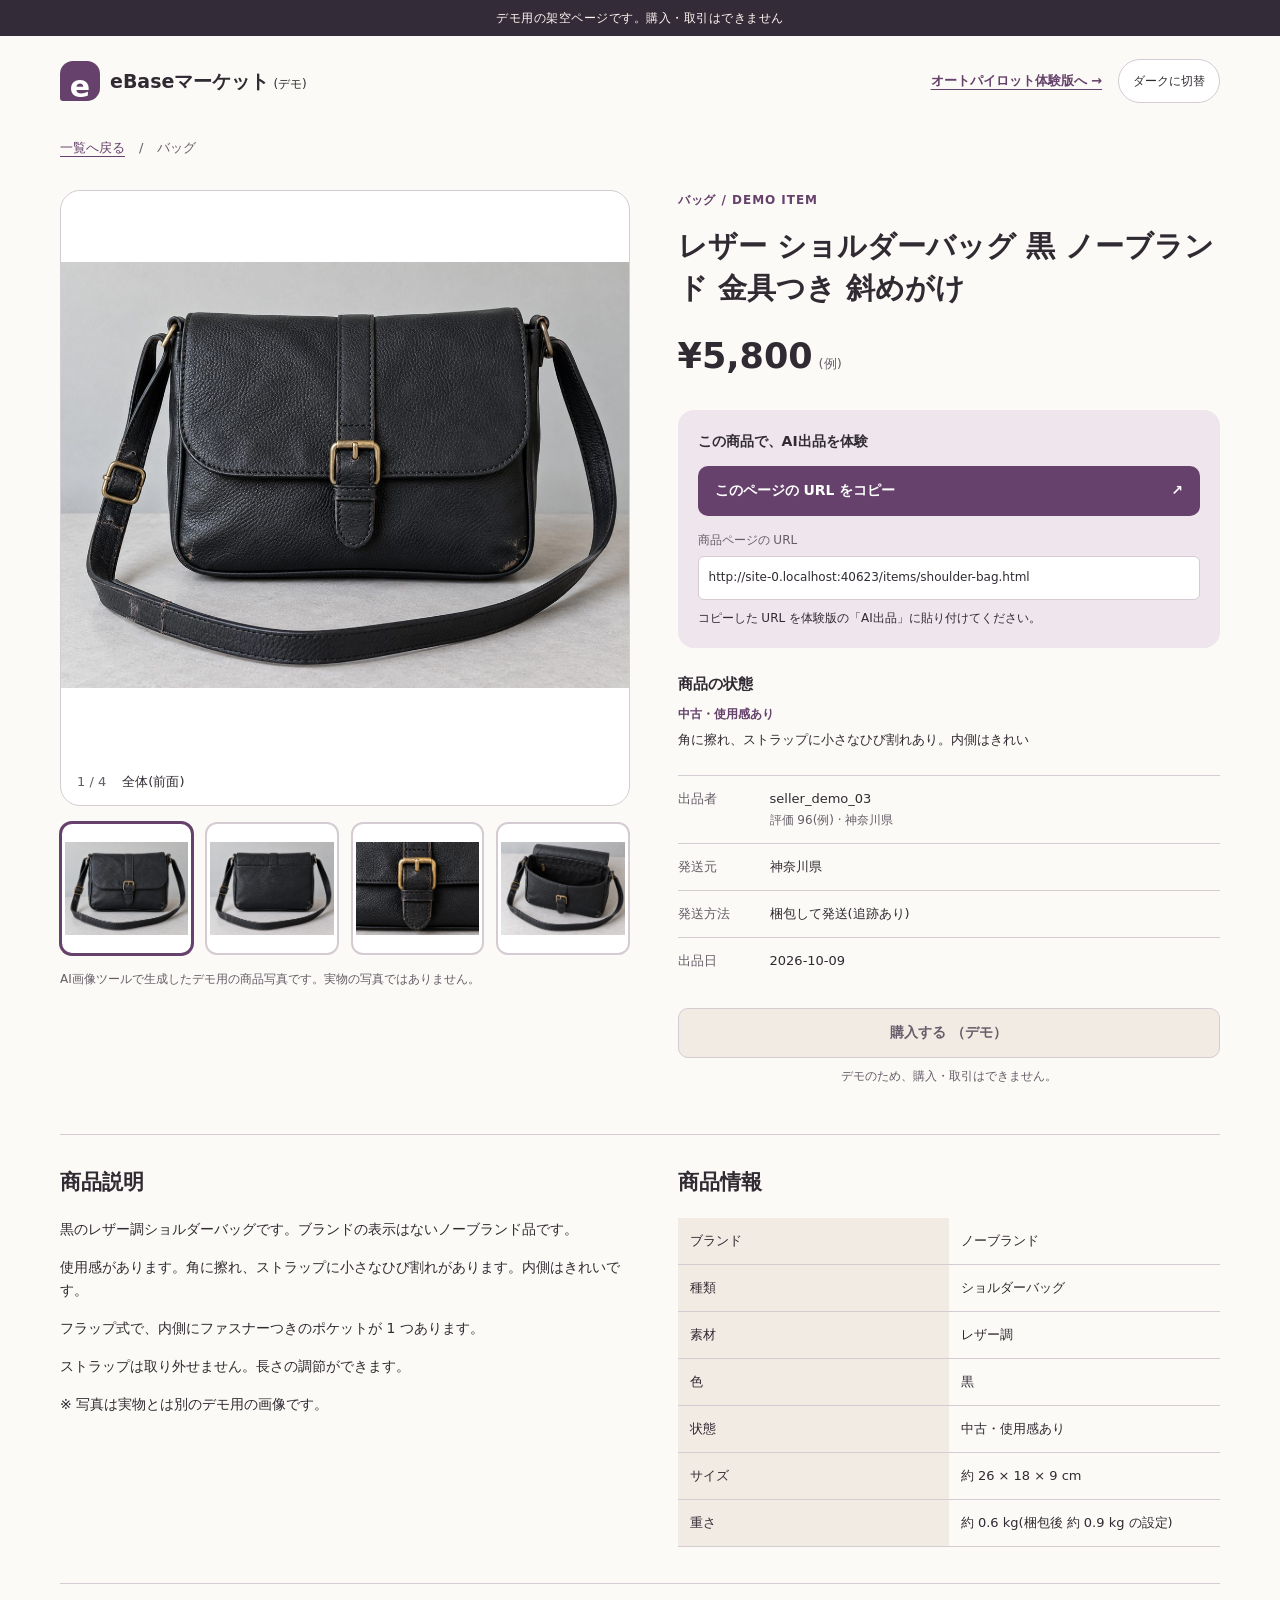
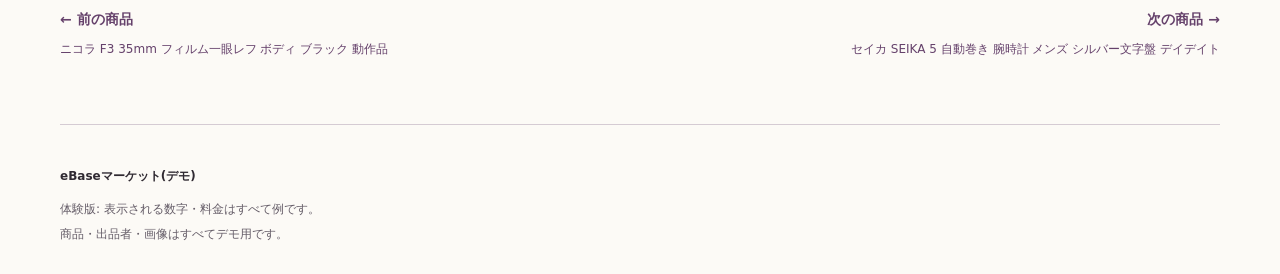
<file: items/shoulder-bag.html>
<!doctype html>
<html lang="ja">
<head>
<meta charset="utf-8">
<meta name="viewport" content="width=device-width, initial-scale=1">
<meta name="robots" content="noindex,nofollow">
<meta name="description" content="eBaseマーケットの架空の商品ページです。購入・取引はできません。">
<title>レザー ショルダーバッグ 黒 ノーブランド 金具つき 斜めがけ | eBaseマーケット(デモ)</title>
<link rel="stylesheet" href="../assets/css/market.css">
<script src="../assets/js/config.js" defer></script>
<script src="../assets/js/market.js" defer></script>
</head>
<body>
<a class="skip-link" href="#main">本文へスキップ</a>
<div class="demo-banner">デモ用の架空ページです。購入・取引はできません</div>
<header class="site-header wrap">
<a class="wordmark" href="../index.html"><span class="brand-symbol" aria-hidden="true">e</span><span>eBaseマーケット<span class="demo-label">(デモ)</span></span></a>
<div class="header-actions"><a class="app-link" data-app-link target="_blank" rel="noopener noreferrer">オートパイロット体験版へ →<span class="sr-only">（新しいタブ）</span></a><button class="theme-toggle" type="button" data-theme-toggle aria-label="ダークテーマに切り替え" aria-pressed="false">ダークに切替</button></div>
</header>
<main id="main" class="wrap item-main">
<nav class="breadcrumbs" aria-label="パンくず"><a href="../index.html">一覧へ戻る</a><span aria-hidden="true">/</span><span>バッグ</span></nav>
<div class="item-layout">
<section class="gallery" aria-label="商品画像" data-gallery><figure class="main-photo"><img data-main-image src="../assets/img/shoulder-bag-1.jpg" alt="全体(前面)" width="1100" height="825" fetchpriority="high"><figcaption data-caption aria-live="polite" aria-atomic="true"><span>1 / 4</span> 全体(前面)</figcaption></figure><div class="thumbnails" role="group" aria-label="写真を選択"><button type="button" data-image="../assets/img/shoulder-bag-1.jpg" data-caption-text="全体(前面)" aria-label="写真 1: 全体(前面)" aria-pressed="true"><img src="../assets/img/shoulder-bag-1.jpg" alt="全体(前面)" width="1100" height="825" loading="lazy"></button><button type="button" data-image="../assets/img/shoulder-bag-2.jpg" data-caption-text="背面" aria-label="写真 2: 背面" aria-pressed="false"><img src="../assets/img/shoulder-bag-2.jpg" alt="背面" width="1100" height="825" loading="lazy"></button><button type="button" data-image="../assets/img/shoulder-bag-3.jpg" data-caption-text="金具のアップ" aria-label="写真 3: 金具のアップ" aria-pressed="false"><img src="../assets/img/shoulder-bag-3.jpg" alt="金具のアップ" width="1100" height="825" loading="lazy"></button><button type="button" data-image="../assets/img/shoulder-bag-4.jpg" data-caption-text="内側とストラップ" aria-label="写真 4: 内側とストラップ" aria-pressed="false"><img src="../assets/img/shoulder-bag-4.jpg" alt="内側とストラップ" width="1100" height="825" loading="lazy"></button></div><p class="image-note">AI画像ツールで生成したデモ用の商品写真です。実物の写真ではありません。</p></section>
<section class="item-detail" aria-labelledby="item-title"><div class="item-summary"><p class="eyebrow">バッグ <span aria-hidden="true">/</span> DEMO ITEM</p><h1 id="item-title">レザー ショルダーバッグ 黒 ノーブランド 金具つき 斜めがけ</h1><p class="item-price">¥5,800<span>(例)</span></p>
<div class="copy-panel"><p class="copy-heading">この商品で、AI出品を体験</p><button type="button" class="button primary" data-copy>このページの URL をコピー <span aria-hidden="true">↗</span></button><label for="page-url">商品ページの URL</label><input id="page-url" data-page-url type="text" readonly spellcheck="false" aria-describedby="copy-help"><p id="copy-help" data-copy-help>コピーした URL を体験版の「AI出品」に貼り付けてください。</p><noscript><p>URL の表示・コピーには JavaScript が必要です。ブラウザのアドレス欄からコピーできます。</p></noscript></div>
</div><div class="item-facts"><div class="condition-block"><h2>商品の状態</h2><p class="condition">中古・使用感あり</p><p>角に擦れ、ストラップに小さなひび割れあり。内側はきれい</p></div>
<dl class="seller-details"><div><dt>出品者</dt><dd>seller_demo_03<span>評価 96(例) · 神奈川県</span></dd></div><div><dt>発送元</dt><dd>神奈川県</dd></div><div><dt>発送方法</dt><dd>梱包して発送(追跡あり)</dd></div><div><dt>出品日</dt><dd><time datetime="2026-10-09">2026-10-09</time></dd></div></dl>
<button class="button purchase" type="button" aria-disabled="true" data-purchase>購入する <span>（デモ）</span></button><p class="purchase-note">デモのため、購入・取引はできません。</p>
</div></section></div>
<div class="item-information"><section aria-labelledby="description-title"><h2 id="description-title">商品説明</h2><p>黒のレザー調ショルダーバッグです。ブランドの表示はないノーブランド品です。</p><p>使用感があります。角に擦れ、ストラップに小さなひび割れがあります。内側はきれいです。</p><p>フラップ式で、内側にファスナーつきのポケットが 1 つあります。</p><p>ストラップは取り外せません。長さの調節ができます。</p><p>※ 写真は実物とは別のデモ用の画像です。</p></section><section aria-labelledby="specs-title"><h2 id="specs-title">商品情報</h2><table><caption class="sr-only">レザー ショルダーバッグ 黒 ノーブランド 金具つき 斜めがけの商品情報</caption><tbody><tr><th scope="row">ブランド</th><td>ノーブランド</td></tr><tr><th scope="row">種類</th><td>ショルダーバッグ</td></tr><tr><th scope="row">素材</th><td>レザー調</td></tr><tr><th scope="row">色</th><td>黒</td></tr><tr><th scope="row">状態</th><td>中古・使用感あり</td></tr><tr><th scope="row">サイズ</th><td>約 26 × 18 × 9 cm</td></tr><tr><th scope="row">重さ</th><td>約 0.6 kg(梱包後 約 0.9 kg の設定)</td></tr></tbody></table></section></div>
<nav class="item-navigation" aria-label="前後の商品"><a href="film-camera.html"><span>← 前の商品</span>ニコラ F3 35mm フィルム一眼レフ ボディ ブラック 動作品</a><a href="wrist-watch.html"><span>次の商品 →</span>セイカ SEIKA 5 自動巻き 腕時計 メンズ シルバー文字盤 デイデイト</a></nav>
</main>
<footer class="site-footer wrap"><a class="footer-brand" href="../index.html">eBaseマーケット(デモ)</a><p>体験版: 表示される数字・料金はすべて例です。</p><p class="small">商品・出品者・画像はすべてデモ用です。</p></footer>
<div class="toast" role="status" aria-live="polite" aria-atomic="true" data-toast></div>
</body>
</html>
</file>
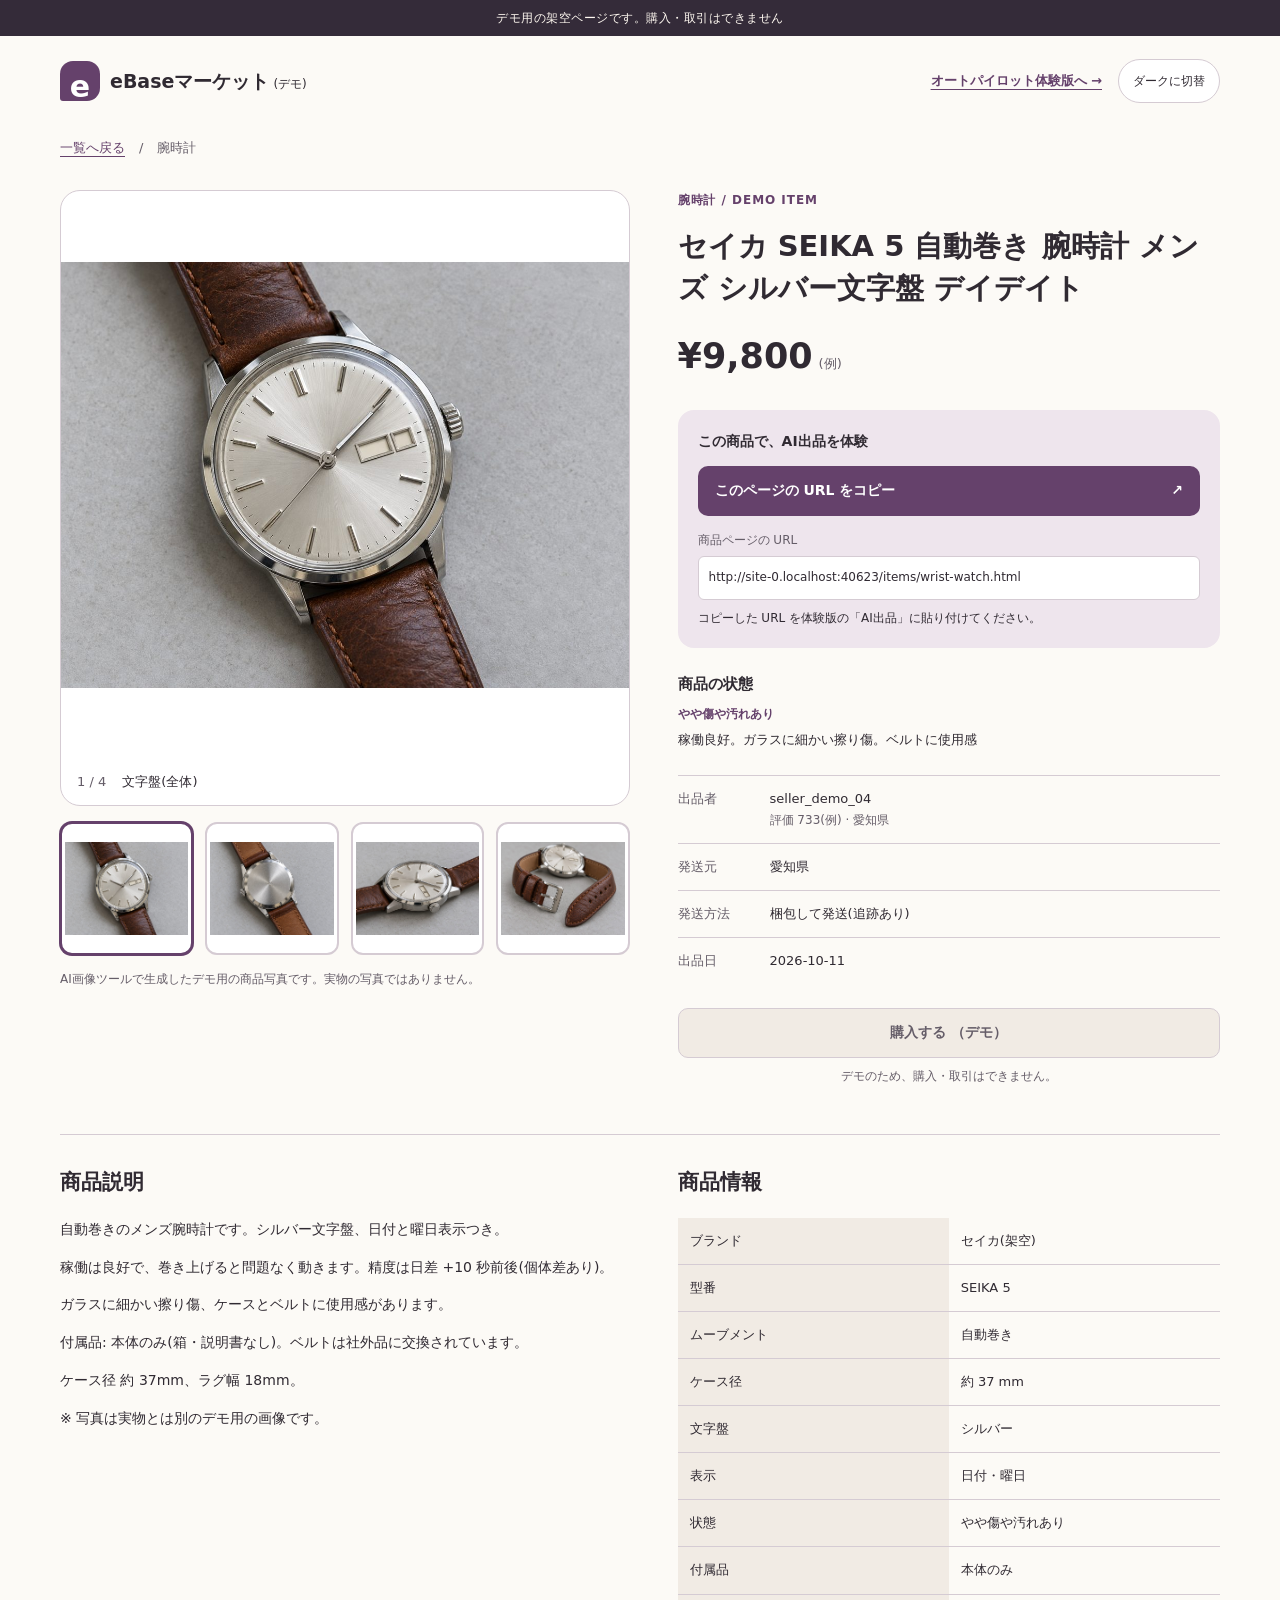
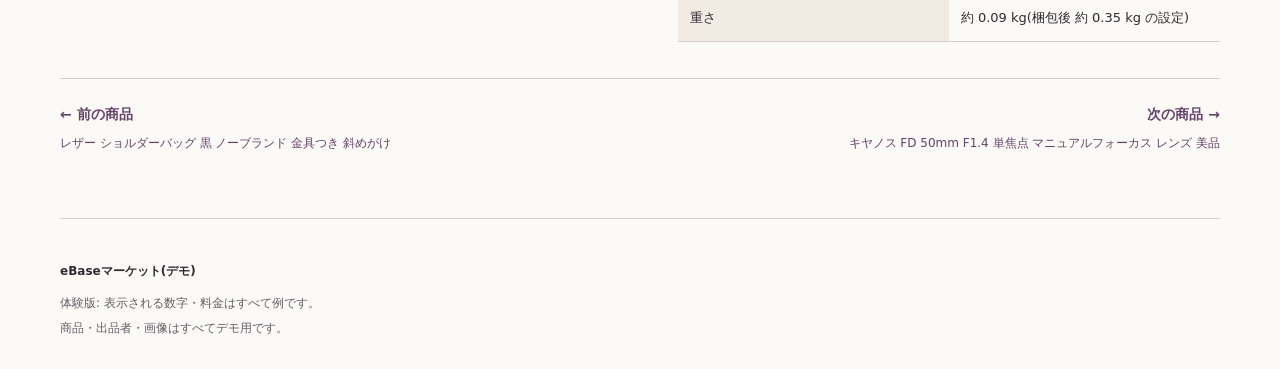
<file: items/wrist-watch.html>
<!doctype html>
<html lang="ja">
<head>
<meta charset="utf-8">
<meta name="viewport" content="width=device-width, initial-scale=1">
<meta name="robots" content="noindex,nofollow">
<meta name="description" content="eBaseマーケットの架空の商品ページです。購入・取引はできません。">
<title>セイカ SEIKA 5 自動巻き 腕時計 メンズ シルバー文字盤 デイデイト | eBaseマーケット(デモ)</title>
<link rel="stylesheet" href="../assets/css/market.css">
<script src="../assets/js/config.js" defer></script>
<script src="../assets/js/market.js" defer></script>
</head>
<body>
<a class="skip-link" href="#main">本文へスキップ</a>
<div class="demo-banner">デモ用の架空ページです。購入・取引はできません</div>
<header class="site-header wrap">
<a class="wordmark" href="../index.html"><span class="brand-symbol" aria-hidden="true">e</span><span>eBaseマーケット<span class="demo-label">(デモ)</span></span></a>
<div class="header-actions"><a class="app-link" data-app-link target="_blank" rel="noopener noreferrer">オートパイロット体験版へ →<span class="sr-only">（新しいタブ）</span></a><button class="theme-toggle" type="button" data-theme-toggle aria-label="ダークテーマに切り替え" aria-pressed="false">ダークに切替</button></div>
</header>
<main id="main" class="wrap item-main">
<nav class="breadcrumbs" aria-label="パンくず"><a href="../index.html">一覧へ戻る</a><span aria-hidden="true">/</span><span>腕時計</span></nav>
<div class="item-layout">
<section class="gallery" aria-label="商品画像" data-gallery><figure class="main-photo"><img data-main-image src="../assets/img/wrist-watch-1.jpg" alt="文字盤(全体)" width="1100" height="825" fetchpriority="high"><figcaption data-caption aria-live="polite" aria-atomic="true"><span>1 / 4</span> 文字盤(全体)</figcaption></figure><div class="thumbnails" role="group" aria-label="写真を選択"><button type="button" data-image="../assets/img/wrist-watch-1.jpg" data-caption-text="文字盤(全体)" aria-label="写真 1: 文字盤(全体)" aria-pressed="true"><img src="../assets/img/wrist-watch-1.jpg" alt="文字盤(全体)" width="1100" height="825" loading="lazy"></button><button type="button" data-image="../assets/img/wrist-watch-2.jpg" data-caption-text="裏蓋" aria-label="写真 2: 裏蓋" aria-pressed="false"><img src="../assets/img/wrist-watch-2.jpg" alt="裏蓋" width="1100" height="825" loading="lazy"></button><button type="button" data-image="../assets/img/wrist-watch-3.jpg" data-caption-text="側面とリューズ" aria-label="写真 3: 側面とリューズ" aria-pressed="false"><img src="../assets/img/wrist-watch-3.jpg" alt="側面とリューズ" width="1100" height="825" loading="lazy"></button><button type="button" data-image="../assets/img/wrist-watch-4.jpg" data-caption-text="ベルトとバックル" aria-label="写真 4: ベルトとバックル" aria-pressed="false"><img src="../assets/img/wrist-watch-4.jpg" alt="ベルトとバックル" width="1100" height="825" loading="lazy"></button></div><p class="image-note">AI画像ツールで生成したデモ用の商品写真です。実物の写真ではありません。</p></section>
<section class="item-detail" aria-labelledby="item-title"><div class="item-summary"><p class="eyebrow">腕時計 <span aria-hidden="true">/</span> DEMO ITEM</p><h1 id="item-title">セイカ SEIKA 5 自動巻き 腕時計 メンズ シルバー文字盤 デイデイト</h1><p class="item-price">¥9,800<span>(例)</span></p>
<div class="copy-panel"><p class="copy-heading">この商品で、AI出品を体験</p><button type="button" class="button primary" data-copy>このページの URL をコピー <span aria-hidden="true">↗</span></button><label for="page-url">商品ページの URL</label><input id="page-url" data-page-url type="text" readonly spellcheck="false" aria-describedby="copy-help"><p id="copy-help" data-copy-help>コピーした URL を体験版の「AI出品」に貼り付けてください。</p><noscript><p>URL の表示・コピーには JavaScript が必要です。ブラウザのアドレス欄からコピーできます。</p></noscript></div>
</div><div class="item-facts"><div class="condition-block"><h2>商品の状態</h2><p class="condition">やや傷や汚れあり</p><p>稼働良好。ガラスに細かい擦り傷。ベルトに使用感</p></div>
<dl class="seller-details"><div><dt>出品者</dt><dd>seller_demo_04<span>評価 733(例) · 愛知県</span></dd></div><div><dt>発送元</dt><dd>愛知県</dd></div><div><dt>発送方法</dt><dd>梱包して発送(追跡あり)</dd></div><div><dt>出品日</dt><dd><time datetime="2026-10-11">2026-10-11</time></dd></div></dl>
<button class="button purchase" type="button" aria-disabled="true" data-purchase>購入する <span>（デモ）</span></button><p class="purchase-note">デモのため、購入・取引はできません。</p>
</div></section></div>
<div class="item-information"><section aria-labelledby="description-title"><h2 id="description-title">商品説明</h2><p>自動巻きのメンズ腕時計です。シルバー文字盤、日付と曜日表示つき。</p><p>稼働は良好で、巻き上げると問題なく動きます。精度は日差 +10 秒前後(個体差あり)。</p><p>ガラスに細かい擦り傷、ケースとベルトに使用感があります。</p><p>付属品: 本体のみ(箱・説明書なし)。ベルトは社外品に交換されています。</p><p>ケース径 約 37mm、ラグ幅 18mm。</p><p>※ 写真は実物とは別のデモ用の画像です。</p></section><section aria-labelledby="specs-title"><h2 id="specs-title">商品情報</h2><table><caption class="sr-only">セイカ SEIKA 5 自動巻き 腕時計 メンズ シルバー文字盤 デイデイトの商品情報</caption><tbody><tr><th scope="row">ブランド</th><td>セイカ(架空)</td></tr><tr><th scope="row">型番</th><td>SEIKA 5</td></tr><tr><th scope="row">ムーブメント</th><td>自動巻き</td></tr><tr><th scope="row">ケース径</th><td>約 37 mm</td></tr><tr><th scope="row">文字盤</th><td>シルバー</td></tr><tr><th scope="row">表示</th><td>日付・曜日</td></tr><tr><th scope="row">状態</th><td>やや傷や汚れあり</td></tr><tr><th scope="row">付属品</th><td>本体のみ</td></tr><tr><th scope="row">重さ</th><td>約 0.09 kg(梱包後 約 0.35 kg の設定)</td></tr></tbody></table></section></div>
<nav class="item-navigation" aria-label="前後の商品"><a href="shoulder-bag.html"><span>← 前の商品</span>レザー ショルダーバッグ 黒 ノーブランド 金具つき 斜めがけ</a><a href="fd-lens.html"><span>次の商品 →</span>キヤノス FD 50mm F1.4 単焦点 マニュアルフォーカス レンズ 美品</a></nav>
</main>
<footer class="site-footer wrap"><a class="footer-brand" href="../index.html">eBaseマーケット(デモ)</a><p>体験版: 表示される数字・料金はすべて例です。</p><p class="small">商品・出品者・画像はすべてデモ用です。</p></footer>
<div class="toast" role="status" aria-live="polite" aria-atomic="true" data-toast></div>
</body>
</html>
</file>
<file: assets/css/market.css>
:root {
  color-scheme: light;
  --bg: #fcfaf6; --surface: #ffffff; --soft: #f1ebe4; --text: #302a32; --muted: #655d68;
  --accent: #65416b; --accent-hover: #4d2d53; --on-accent: #ffffff; --hero: #eee5ed;
  --border: #d5cbd3; --focus: #185e96;
  --banner: #342b39; --banner-text: #fff9f1; --shadow: 0 8px 28px #3222360b;
}
@media (prefers-color-scheme: dark) {
  :root:not([data-theme="light"]) {
    color-scheme: dark;
    --bg: #1b191e; --surface: #252229; --soft: #312d35; --text: #f5eff5; --muted: #c4b9c8;
    --accent: #dcb7e0; --accent-hover: #edcff0; --on-accent: #2c1931; --hero: #352b39;
    --border: #5f5364; --focus: #9dd5ff;
    --banner: #100e13; --banner-text: #fff9f1; --shadow: 0 8px 28px #00000020;
  }
}
:root[data-theme="dark"] {
  color-scheme: dark;
  --bg: #1b191e; --surface: #252229; --soft: #312d35; --text: #f5eff5; --muted: #c4b9c8;
  --accent: #dcb7e0; --accent-hover: #edcff0; --on-accent: #2c1931; --hero: #352b39;
  --border: #5f5364; --focus: #9dd5ff;
  --banner: #100e13; --banner-text: #fff9f1; --shadow: 0 8px 28px #00000020;
}
* { box-sizing: border-box; }
body { margin: 0; background: var(--bg); color: var(--text); font-family: system-ui, -apple-system, BlinkMacSystemFont, "Segoe UI", sans-serif; line-height: 1.7; overflow-wrap: anywhere; }
a { color: var(--accent); text-underline-offset: 4px; }
button, input { font: inherit; }
button { cursor: pointer; }
button, a, input { -webkit-tap-highlight-color: transparent; }
:focus-visible { outline: 3px solid var(--focus); outline-offset: 4px; }
img { display: block; max-width: 100%; height: auto; }
button, input, a { touch-action: manipulation; }
[hidden] { display: none !important; }
h1, h2, p, figure { margin: 0; }
h1, h2 { line-height: 1.45; }
.wrap { width: min(1160px, calc(100% - 32px)); margin-inline: auto; }
.sr-only { position: absolute; width: 1px; height: 1px; padding: 0; margin: -1px; overflow: hidden; clip-path: inset(50%); white-space: nowrap; border: 0; }
.skip-link { position: absolute; top: -100px; left: 16px; z-index: 10; padding: 12px; background: var(--surface); }
.skip-link:focus { top: 10px; }
.demo-banner { padding: 8px 16px; text-align: center; color: var(--banner-text); background: var(--banner); font-size: 12px; letter-spacing: .04em; }
.site-header { display: flex; justify-content: space-between; align-items: center; gap: 20px; padding-block: 23px; }
.wordmark { display: inline-flex; align-items: center; gap: 10px; color: var(--text); font-weight: 800; font-size: 19px; text-decoration: none; min-height: 44px; }
.brand-symbol { display: grid; place-items: center; width: 40px; height: 40px; border-radius: 13px 13px 13px 3px; background: var(--accent); color: var(--on-accent); font-size: 30px; font-weight: 600; }
.demo-label { font-size: 12px; margin-left: 4px; font-weight: 500; }
.header-actions { display: flex; align-items: center; gap: 16px; }
.app-link { display: inline-flex; align-items: center; min-height: 44px; font-size: 13px; font-weight: 700; }
.theme-toggle { min-height: 44px; padding: 8px 14px; border: 1px solid var(--border); border-radius: 24px; color: var(--text); background: var(--surface); font-size: 12px; white-space: nowrap; }
.hero { background: var(--hero); border-radius: 28px; padding: 48px; display: grid; grid-template-columns: 1.6fr 1fr; gap: 24px; align-items: center; position: relative; }
.eyebrow { font-size: 12px; color: var(--accent); font-weight: 750; letter-spacing: .08em; margin-bottom: 14px; }
.hero h1 { font-size: clamp(29px, 3.5vw, 43px); letter-spacing: .025em; }
.hero-intro { margin-top: 20px; max-width: 490px; font-size: 14px; }
.hero-note { justify-self: end; padding: 25px 28px; background: var(--surface); border: 1px solid var(--border); border-radius: 18px; transform: rotate(3deg); box-shadow: var(--shadow); }
.note-icon { color: var(--accent); display: block; font-size: 30px; line-height: 1.3; margin-bottom: 12px; }
.hero-note p { font-weight: 750; font-size: 18px; }
.hero-note > span:last-child { display: block; margin-top: 14px; font-size: 12px; color: var(--muted); }
.catalog { padding-top: 40px; }
.section-heading { display: flex; align-items: center; justify-content: space-between; gap: 16px; }
.section-heading h2 { font-size: 23px; }
.section-heading p { font-size: 13px; color: var(--muted); }
.filter-chips { display: flex; flex-wrap: wrap; gap: 8px; margin: 22px 0 26px; }
.chip { min-height: 44px; padding: 8px 22px; border: 1px solid var(--border); border-radius: 24px; background: var(--surface); color: var(--text); font-size: 14px; }
.chip[aria-pressed="true"] { background: var(--accent); border-color: var(--accent); color: var(--on-accent); font-weight: 700; }
.product-grid { display: grid; grid-template-columns: repeat(3, minmax(0, 1fr)); gap: 26px; }
.product-card { border: 1px solid var(--border); border-radius: 18px; background: var(--surface); box-shadow: var(--shadow); }
.card-link { display: block; height: 100%; text-decoration: none; color: var(--text); border-radius: 18px; }
.card-image { position: relative; overflow: hidden; border-radius: 17px 17px 0 0; }
.card-image img { width: 100%; aspect-ratio: 1; object-fit: contain; transition: transform .2s ease; }
.category-label { position: absolute; bottom: 14px; left: 14px; background: var(--surface); color: var(--text); padding: 3px 12px; border-radius: 15px; font-size: 12px; }
.card-content { padding: 20px; }
.card-content h2 { font-size: 16px; min-height: 4.35em; }
.card-price { font-size: 25px; font-weight: 800; margin-top: 12px; letter-spacing: -.02em; }
.card-price span, .item-price span { font-size: 13px; font-weight: 500; color: var(--muted); margin-left: 6px; }
.condition { font-size: 12px; color: var(--accent); font-weight: 650; }
.card-meta { border-top: 1px solid var(--border); margin-top: 16px; padding-top: 12px; display: grid; gap: 3px; font-size: 12px; color: var(--muted); }
.site-footer { margin-top: 64px; padding-block: 30px; border-top: 1px solid var(--border); color: var(--muted); font-size: 12px; }
.footer-brand { display: inline-flex; align-items: center; min-height: 44px; font-weight: 700; color: var(--text); text-decoration: none; }
.small { font-size: 12px; margin-top: 5px; }
.breadcrumbs { display: flex; gap: 14px; align-items: center; margin: 0 0 20px; font-size: 13px; color: var(--muted); }
.breadcrumbs a { display: inline-flex; align-items: center; min-height: 44px; }
.item-layout { display: grid; grid-template-columns: minmax(0, 1.05fr) minmax(0, 1fr); gap: 48px; align-items: start; }
.gallery { min-width: 0; }
.main-photo { border: 1px solid var(--border); overflow: hidden; border-radius: 20px; background: var(--surface); }
.main-photo > img { width: 100%; aspect-ratio: 1; object-fit: contain; }
.main-photo figcaption { padding: 12px 16px; font-size: 13px; }
.main-photo figcaption span { margin-right: 12px; color: var(--muted); }
.thumbnails { display: grid; grid-template-columns: repeat(4, minmax(0, 1fr)); gap: 12px; margin-top: 16px; }
.thumbnails button { padding: 3px; border: 2px solid var(--border); background: var(--surface); border-radius: 12px; min-width: 44px; min-height: 44px; overflow: hidden; }
.thumbnails button[aria-pressed="true"] { border-color: var(--accent); box-shadow: 0 0 0 1px var(--accent); }
.thumbnails img { border-radius: 6px; width: 100%; aspect-ratio: 1; object-fit: contain; }
.image-note { font-size: 12px; color: var(--muted); margin-top: 14px; }
.item-detail h1 { font-size: clamp(23px, 2.5vw, 29px); }
.item-price { margin-block: 18px 24px; font-size: 35px; font-weight: 800; }
.copy-panel { background: var(--hero); border-radius: 16px; padding: 20px; }
.copy-heading { font-size: 14px; font-weight: 700; margin-bottom: 12px; }
.button { width: 100%; min-height: 50px; padding: 12px 16px; border: 1px solid transparent; border-radius: 10px; font-size: 14px; font-weight: 700; }
.primary { background: var(--accent); color: var(--on-accent); display: flex; align-items: center; justify-content: space-between; gap: 8px; }
.copy-panel label { display: block; font-size: 12px; color: var(--muted); margin: 14px 0 5px; }
.copy-panel input { width: 100%; min-width: 0; min-height: 44px; padding: 10px; border: 1px solid var(--border); border-radius: 6px; color: var(--text); background: var(--surface); font-size: 12px; }
.copy-panel [data-copy-help], .copy-panel noscript p { font-size: 12px; margin-top: 8px; }
.condition-block { margin-top: 26px; }
.condition-block h2 { font-size: 15px; margin-bottom: 8px; }
.condition-block > p:last-child { font-size: 13px; margin-top: 5px; }
.seller-details { margin-block: 24px; font-size: 13px; }
.seller-details > div { display: grid; grid-template-columns: 80px minmax(0, 1fr); gap: 12px; padding: 12px 0; border-top: 1px solid var(--border); }
.seller-details dt { color: var(--muted); }
.seller-details dd { margin: 0; }
.seller-details dd span { display: block; color: var(--muted); font-size: 12px; }
.purchase { background: var(--soft); color: var(--muted); border-color: var(--border); cursor: not-allowed; }
.purchase-note { text-align: center; color: var(--muted); font-size: 12px; margin-top: 8px; }
.item-information { display: grid; grid-template-columns: minmax(0, 1.05fr) minmax(0, 1fr); gap: 48px; margin-top: 48px; padding-top: 32px; border-top: 1px solid var(--border); }
.item-information h2 { font-size: 21px; margin-bottom: 20px; }
.item-information p { font-size: 14px; margin-bottom: 14px; }
table { border-collapse: collapse; width: 100%; font-size: 13px; table-layout: fixed; }
th, td { text-align: left; vertical-align: top; padding: 12px; border-bottom: 1px solid var(--border); }
th { width: 36%; background: var(--soft); font-weight: 500; }
.item-navigation { display: grid; grid-template-columns: minmax(0, 1fr) minmax(0, 1fr); gap: 24px; border-top: 1px solid var(--border); padding-top: 24px; margin-top: 36px; }
.item-navigation a { display: block; min-height: 44px; font-size: 12px; text-decoration: none; }
.item-navigation a:last-child { text-align: right; }
.item-navigation a span { display: block; font-size: 14px; font-weight: 700; margin-bottom: 7px; }
.toast { position: fixed; bottom: 20px; left: 50%; transform: translate(-50%, 16px); width: max-content; max-width: calc(100% - 32px); padding: 14px 22px; border: 1px solid var(--border); border-radius: 12px; background: var(--text); color: var(--bg); box-shadow: var(--shadow); font-size: 14px; opacity: 0; transition: opacity .18s, transform .18s; z-index: 20; pointer-events: none; }
.toast.visible { opacity: 1; transform: translate(-50%, 0); }
@media (hover: hover) {
  .card-link:hover .card-image img { transform: scale(1.025); }
  .primary:hover { background: var(--accent-hover); }
  .chip:hover, .theme-toggle:hover { border-color: var(--accent); }
}
@media (max-width: 850px) {
  .site-header { flex-wrap: wrap; gap: 8px; }
  .header-actions { justify-content: space-between; flex: 1 1 auto; }
  .hero { padding: 30px; grid-template-columns: 1fr; }
  .hero-note { display: none; }
  .product-grid { grid-template-columns: repeat(2, minmax(0, 1fr)); gap: 20px; }
  .item-layout, .item-information { gap: 28px; }
}
@media (max-width: 640px) {
  .site-header { padding-block: 16px; }
  .header-actions { width: 100%; gap: 8px; }
  .app-link { font-size: 12px; }
  .hero { padding: 16px; border-radius: 18px; }
  .hero .eyebrow { margin-bottom: 8px; }
  .hero h1 { font-size: 24px; }
  .hero-intro { font-size: 13px; margin-top: 8px; }
  .catalog { padding-top: 20px; }
  .filter-chips { margin-block: 12px 16px; }
  .chip { padding-inline: 17px; font-size: 13px; }
  .product-grid { gap: 14px; }
  .card-content { padding: 12px; }
  .card-content h2 { font-size: 13px; min-height: 5.8em; }
  .card-price { font-size: 22px; }
  .card-price span { font-size: 12px; margin-left: 3px; }
  .card-meta { font-size: 12px; }
  .category-label { bottom: 8px; left: 8px; padding: 2px 8px; }
  .item-layout, .item-information { grid-template-columns: minmax(0, 1fr); }
  .item-layout { gap: 20px; }
  .item-detail { display: contents; }
  .item-summary { order: -1; min-width: 0; }
  .item-summary .eyebrow { margin-bottom: 8px; }
  .item-price { margin-block: 12px 16px; }
  .item-facts { min-width: 0; }
  .condition-block { margin-top: 0; }
  .main-photo > img { aspect-ratio: 4 / 3; max-height: 46vh; object-fit: contain; }
  .copy-panel input { font-size: 16px; }
  a, button { min-width: 44px; min-height: 44px; }
  .item-information { margin-top: 32px; }
  .thumbnails { gap: 10px; }
  .copy-panel { padding: 16px; }
  .site-footer { margin-top: 44px; }
}
@media (prefers-reduced-motion: reduce) {
  *, *::before, *::after { animation: none !important; transition: none !important; scroll-behavior: auto !important; }
}
</file>
